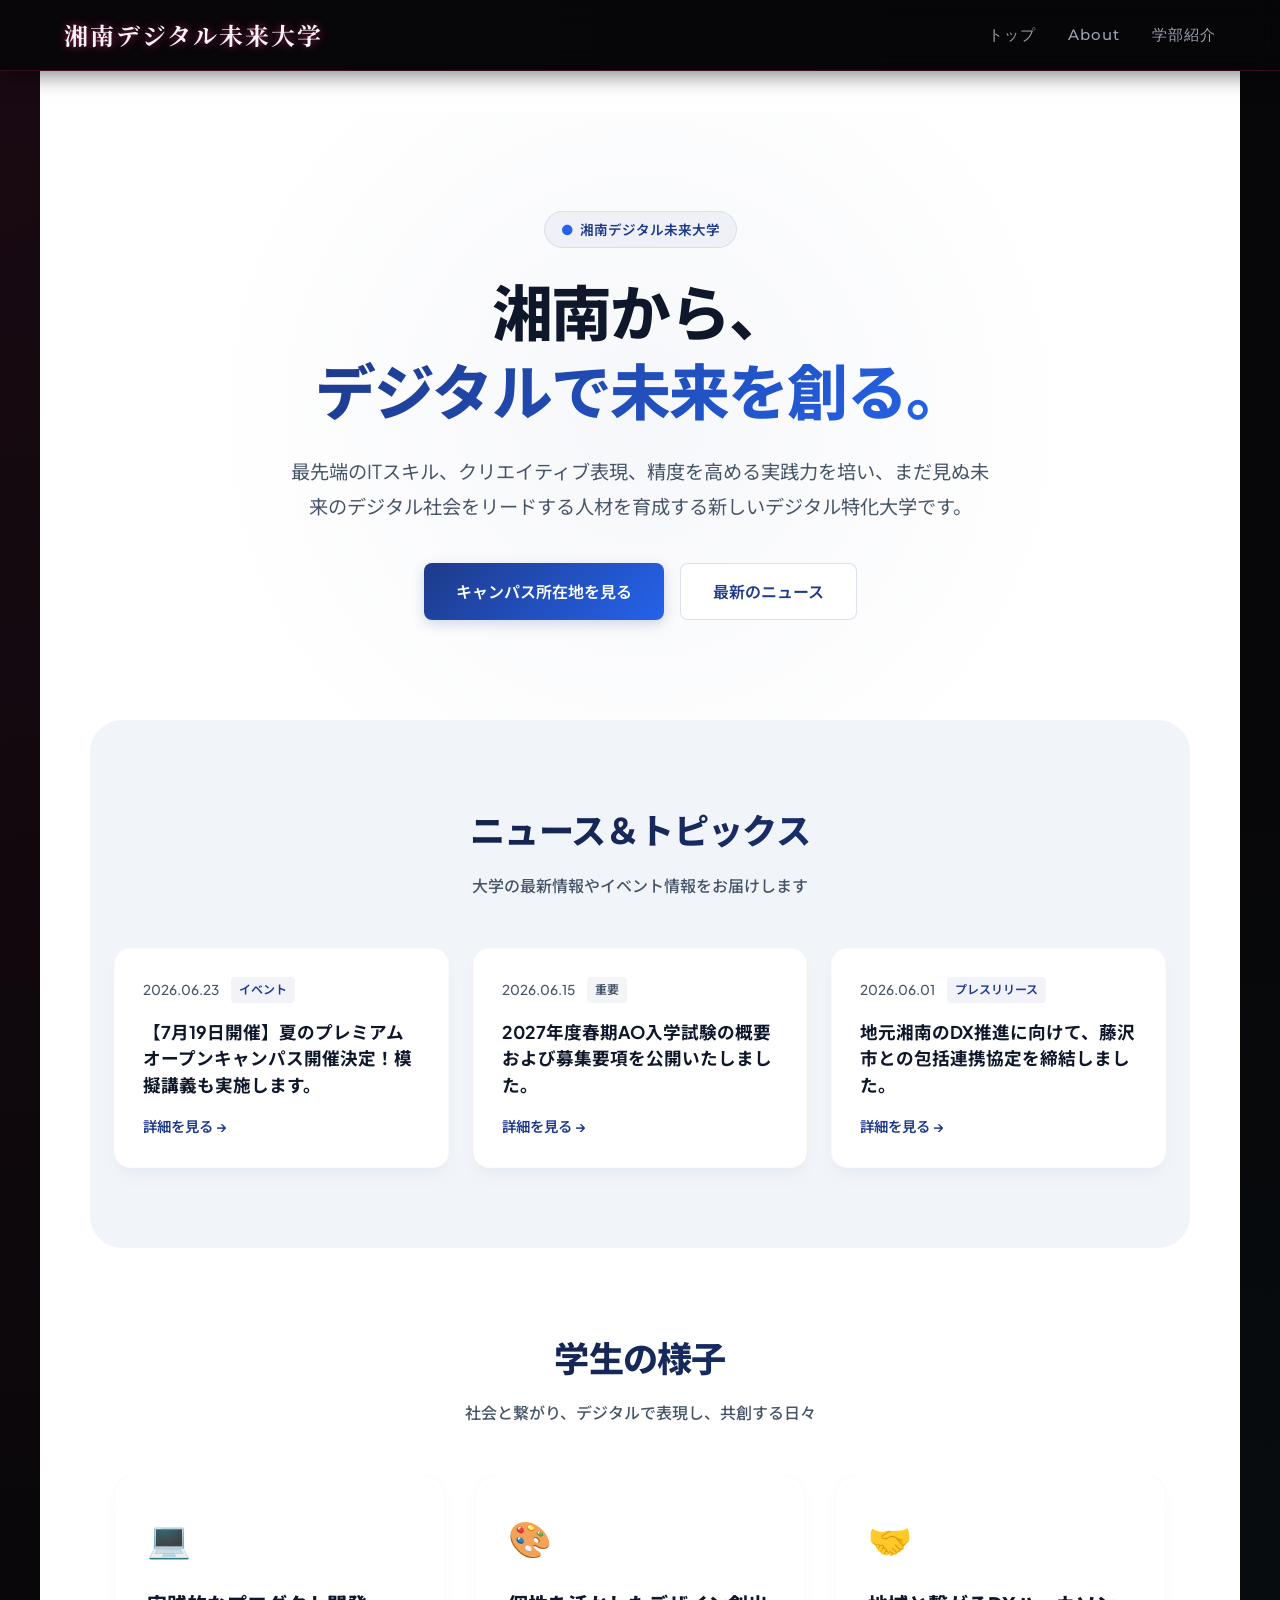
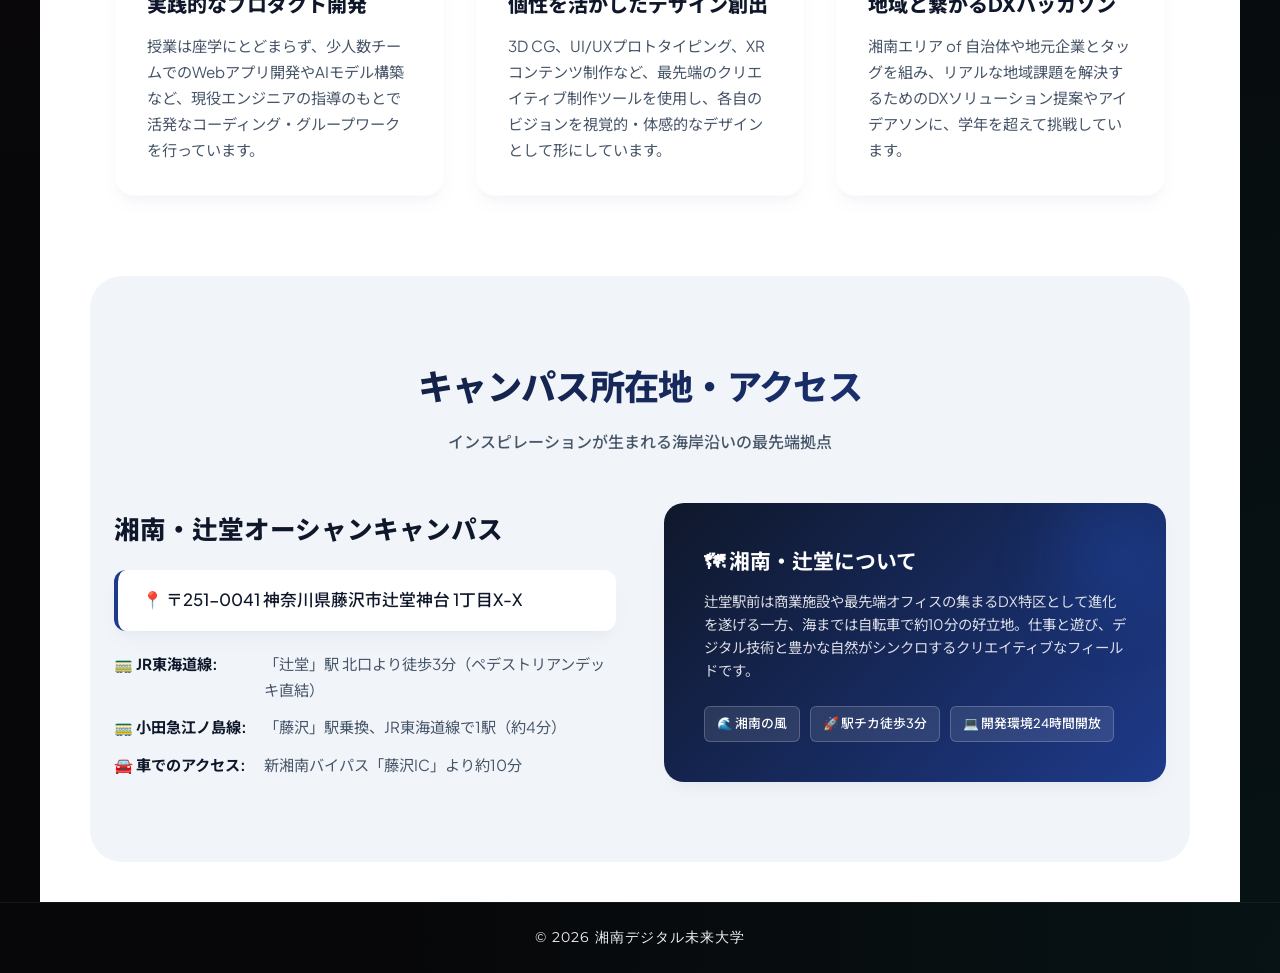
<file: index.html>
<!DOCTYPE html>
<html lang="ja">

<head>
  <meta charset="UTF-8">
  <meta name="viewport" content="width=device-width, initial-scale=1.0">
  <title>湘南デジタル未来大学</title>
  <!-- 共通スタイル（ヘッダー・ナビ・フッター） -->
  <link rel="stylesheet" href="css/common.css">
</head>

<body>

  <!-- ===== ヘッダー（common.css で管理） ===== -->
  <header class="site-header">
    <nav class="site-nav">
      <a href="index.html" class="nav-logo">湘南デジタル未来大学</a>
      <ul class="nav-links">
        <li><a href="index.html">トップ</a></li>
        <li><a href="page1/index.html">About</a></li>
        <li><a href="page2/index.html">学部紹介</a></li>
      </ul>
    </nav>
  </header>

  <!-- ===== メインコンテンツ ===== -->
  <main class="sdx-wrapper">
    <style>
      /* Google Fonts */
      @import url('https://fonts.googleapis.com/css2?family=Noto+Sans+JP:wght@300;400;500;700&family=Plus+Jakarta+Sans:wght@400;500;600;700;800&display=swap');

      /* Scoped styling under .sdx-wrapper */
      .sdx-wrapper {
        --sdx-font-sans: 'Plus Jakarta Sans', 'Noto Sans JP', sans-serif;
        --sdx-clr-primary: #1e3a8a; /* Calm Navy Blue */
        --sdx-clr-primary-rgb: 30, 58, 138;
        --sdx-clr-secondary: #2563eb; /* Royal Blue */
        --sdx-clr-accent: #475569; /* Slate Gray */
        --sdx-clr-text-main: #0f172a; /* Dark Slate Navy */
        --sdx-clr-text-muted: #475569;
        --sdx-clr-bg-light: #f1f5f9; /* Soft Slate Light */
        --sdx-clr-white: #ffffff;
        --sdx-card-shadow: 0 10px 25px -5px rgba(30, 58, 138, 0.04), 0 8px 10px -6px rgba(30, 58, 138, 0.04);
        --sdx-card-shadow-hover: 0 20px 25px -5px rgba(30, 58, 138, 0.1), 0 10px 10px -6px rgba(30, 58, 138, 0.1);
        --sdx-transition-smooth: all 0.3s cubic-bezier(0.4, 0, 0.2, 1);
        
        font-family: var(--sdx-font-sans);
        color: var(--sdx-clr-text-main);
        background-color: var(--sdx-clr-white);
        line-height: 1.7;
      }

      .sdx-wrapper section {
        padding: 80px 24px;
        max-width: 1100px;
        margin: 0 auto;
        box-sizing: border-box;
      }

      .sdx-section-title {
        font-size: 2.2rem;
        font-weight: 800;
        text-align: center;
        margin-bottom: 12px;
        letter-spacing: -0.02em;
        background: linear-gradient(135deg, #0f172a 0%, #1e3a8a 100%);
        -webkit-background-clip: text;
        -webkit-text-fill-color: transparent;
      }

      .sdx-section-subtitle {
        text-align: center;
        color: var(--sdx-clr-text-muted);
        font-size: 1rem;
        margin-bottom: 48px;
        font-weight: 500;
      }

      /* Hero Section (Catchphrase) */
      .sdx-hero {
        text-align: center;
        padding-top: 100px !important;
        padding-bottom: 100px !important;
        position: relative;
        overflow: hidden;
        background: radial-gradient(circle at 50% 50%, rgba(30, 58, 138, 0.04) 0%, rgba(255, 255, 255, 0) 70%);
      }

      .sdx-hero-badge {
        display: inline-flex;
        align-items: center;
        gap: 6px;
        background: rgba(30, 58, 138, 0.05);
        color: var(--sdx-clr-primary);
        padding: 6px 16px;
        border-radius: 100px;
        font-size: 0.85rem;
        font-weight: 600;
        margin-bottom: 24px;
        border: 1px solid rgba(30, 58, 138, 0.1);
      }

      .sdx-badge-pulse {
        display: inline-block;
        color: var(--sdx-clr-secondary);
        animation: sdx-pulse 2s infinite;
      }

      @keyframes sdx-pulse {
        0% { transform: scale(0.95); opacity: 0.5; }
        50% { transform: scale(1.2); opacity: 1; }
        100% { transform: scale(0.95); opacity: 0.5; }
      }

      .sdx-hero-title {
        font-size: 3.8rem;
        font-weight: 800;
        line-height: 1.3;
        margin-bottom: 24px;
        letter-spacing: -0.03em;
        color: #0f172a;
      }

      .sdx-hero-title span {
        background: linear-gradient(135deg, #1e3a8a 0%, #2563eb 100%);
        -webkit-background-clip: text;
        -webkit-text-fill-color: transparent;
      }

      .sdx-hero-desc {
        font-size: 1.2rem;
        color: var(--sdx-clr-text-muted);
        margin: 0 auto 40px auto;
        max-width: 700px;
        line-height: 1.8;
      }

      .sdx-hero-btns {
        display: flex;
        justify-content: center;
        gap: 16px;
      }

      .sdx-btn {
        display: inline-flex;
        align-items: center;
        justify-content: center;
        padding: 14px 32px;
        border-radius: 8px;
        font-weight: 600;
        font-size: 1rem;
        text-decoration: none;
        transition: var(--sdx-transition-smooth);
        cursor: pointer;
      }

      .sdx-btn-primary {
        background: linear-gradient(135deg, #1e3a8a 0%, #2563eb 100%);
        color: var(--sdx-clr-white);
        box-shadow: 0 4px 14px rgba(30, 58, 138, 0.2);
      }

      .sdx-btn-primary:hover {
        transform: translateY(-2px);
        box-shadow: 0 8px 20px rgba(30, 58, 138, 0.3);
      }

      .sdx-btn-secondary {
        background: var(--sdx-clr-white);
        color: var(--sdx-clr-primary);
        border: 1px solid rgba(30, 58, 138, 0.15);
      }

      .sdx-btn-secondary:hover {
        background: var(--sdx-clr-bg-light);
        border-color: var(--sdx-clr-primary);
        transform: translateY(-2px);
      }

      /* News Section */
      .sdx-news-section {
        background-color: var(--sdx-clr-bg-light);
        border-radius: 32px;
        margin-top: 20px;
        margin-bottom: 20px;
      }

      .sdx-news-grid {
        display: grid;
        grid-template-columns: repeat(3, 1fr);
        gap: 24px;
      }

      .sdx-news-card {
        background: var(--sdx-clr-white);
        border-radius: 16px;
        padding: 28px;
        box-shadow: var(--sdx-card-shadow);
        transition: var(--sdx-transition-smooth);
        border: 1px solid rgba(30, 58, 138, 0.02);
        display: flex;
        flex-direction: column;
        text-decoration: none;
        color: inherit;
      }

      .sdx-news-card:hover {
        transform: translateY(-5px);
        box-shadow: var(--sdx-card-shadow-hover);
        border-color: rgba(30, 58, 138, 0.15);
      }

      .sdx-news-meta {
        display: flex;
        align-items: center;
        gap: 12px;
        margin-bottom: 16px;
      }

      .sdx-news-date {
        font-size: 0.85rem;
        color: var(--sdx-clr-text-muted);
        font-weight: 500;
      }

      .sdx-news-tag {
        font-size: 0.75rem;
        padding: 3px 8px;
        border-radius: 4px;
        font-weight: 600;
      }

      .sdx-tag-event {
        background: rgba(30, 58, 138, 0.06);
        color: var(--sdx-clr-primary);
      }

      .sdx-tag-info {
        background: rgba(71, 85, 105, 0.06);
        color: var(--sdx-clr-accent);
      }

      .sdx-news-title {
        font-size: 1.1rem;
        font-weight: 700;
        line-height: 1.5;
        margin-bottom: 16px;
        color: #0f172a;
      }

      .sdx-news-more {
        margin-top: auto;
        font-size: 0.9rem;
        font-weight: 600;
        color: var(--sdx-clr-primary);
        display: flex;
        align-items: center;
        gap: 4px;
        transition: var(--sdx-transition-smooth);
      }

      .sdx-news-card:hover .sdx-news-more {
        gap: 8px;
      }

      /* Student Life Section (学生の様子) */
      .sdx-student-grid {
        display: grid;
        grid-template-columns: repeat(3, 1fr);
        gap: 30px;
        margin-top: 20px;
      }

      .sdx-student-card {
        background: var(--sdx-clr-white);
        border-radius: 20px;
        padding: 32px;
        box-shadow: var(--sdx-card-shadow);
        border: 1px solid rgba(30, 58, 138, 0.02);
        transition: var(--sdx-transition-smooth);
      }

      .sdx-student-card:hover {
        transform: translateY(-5px);
        box-shadow: var(--sdx-card-shadow-hover);
        border-color: rgba(30, 58, 138, 0.15);
      }

      .sdx-student-icon {
        font-size: 2.2rem;
        margin-bottom: 20px;
        display: inline-block;
      }

      .sdx-student-card-title {
        font-size: 1.25rem;
        font-weight: 800;
        margin-bottom: 12px;
        color: #0f172a;
      }

      .sdx-student-card-desc {
        font-size: 0.95rem;
        color: var(--sdx-clr-text-muted);
      }

      /* Location Section (キャンパス所在地) */
      .sdx-location-section {
        background-color: var(--sdx-clr-bg-light);
        border-radius: 32px;
        margin-bottom: 80px;
      }

      .sdx-location-container {
        display: grid;
        grid-template-columns: 1fr 1fr;
        gap: 48px;
        align-items: center;
      }

      .sdx-location-info {
        display: flex;
        flex-direction: column;
        gap: 20px;
      }

      .sdx-location-title-sub {
        font-size: 1.6rem;
        font-weight: 800;
        color: #0f172a;
      }

      .sdx-location-address {
        font-size: 1.05rem;
        color: var(--sdx-clr-text-main);
        font-weight: 500;
        background: var(--sdx-clr-white);
        padding: 16px 24px;
        border-radius: 12px;
        box-shadow: var(--sdx-card-shadow);
        border-left: 4px solid var(--sdx-clr-primary);
      }

      .sdx-location-access-list {
        display: flex;
        flex-direction: column;
        gap: 12px;
      }

      .sdx-location-access-item {
        display: flex;
        align-items: flex-start;
        gap: 10px;
        font-size: 0.95rem;
        color: var(--sdx-clr-text-muted);
      }

      .sdx-location-access-item strong {
        color: #0f172a;
        min-width: 140px;
      }

      /* Styled CSS Map Placeholder */
      .sdx-location-visual {
        background: linear-gradient(135deg, #0f172a 0%, #1e3a8a 100%);
        border-radius: 20px;
        padding: 40px;
        color: var(--sdx-clr-white);
        box-shadow: var(--sdx-card-shadow);
        position: relative;
        overflow: hidden;
      }

      .sdx-location-visual::before {
        content: '';
        position: absolute;
        width: 200px;
        height: 200px;
        background: radial-gradient(circle, rgba(37, 99, 235, 0.2) 0%, rgba(0, 0, 0, 0) 70%);
        top: -50px;
        right: -50px;
        filter: blur(20px);
      }

      .sdx-map-heading {
        font-size: 1.3rem;
        font-weight: 700;
        margin-bottom: 12px;
        display: flex;
        align-items: center;
        gap: 8px;
      }

      .sdx-map-desc {
        font-size: 0.9rem;
        opacity: 0.85;
        line-height: 1.6;
        margin-bottom: 24px;
      }

      .sdx-map-badge-grid {
        display: flex;
        flex-wrap: wrap;
        gap: 10px;
      }

      .sdx-map-badge {
        background: rgba(255, 255, 255, 0.1);
        border: 1px solid rgba(255, 255, 255, 0.2);
        padding: 6px 12px;
        border-radius: 6px;
        font-size: 0.8rem;
        font-weight: 500;
        display: inline-flex;
        align-items: center;
        gap: 6px;
      }

      /* Responsive Design */
      @media (max-width: 968px) {
        .sdx-hero-title {
          font-size: 2.8rem;
        }

        .sdx-news-grid,
        .sdx-student-grid,
        .sdx-location-container {
          grid-template-columns: 1fr;
          gap: 24px;
        }

        .sdx-location-container {
          gap: 36px;
        }
      }
    </style>

    <!-- Hero Section (Catchphrase) -->
    <section class="sdx-hero" id="sdx-hero-section">
      <div class="sdx-hero-content">
        <div class="sdx-hero-badge">
          <span class="sdx-badge-pulse">●</span> 湘南デジタル未来大学
        </div>
        <h1 class="sdx-hero-title">
          湘南から、<br>
          <span>デジタルで未来を創る。</span>
        </h1>
        <p class="sdx-hero-desc">
          最先端のITスキル、クリエイティブ表現、精度を高める実践力を培い、まだ見ぬ未来のデジタル社会をリードする人材を育成する新しいデジタル特化大学です。
        </p>
        <div class="sdx-hero-btns">
          <a href="#sdx-location" class="sdx-btn sdx-btn-primary" id="btn-hero-brochure">キャンパス所在地を見る</a>
          <a href="#sdx-news" class="sdx-btn sdx-btn-secondary" id="btn-hero-more">最新のニュース</a>
        </div>
      </div>
    </section>

    <!-- News Section -->
    <section class="sdx-news-section" id="sdx-news">
      <h2 class="sdx-section-title">ニュース＆トピックス</h2>
      <p class="sdx-section-subtitle">大学の最新情報やイベント情報をお届けします</p>
      <div class="sdx-news-grid">
        <a href="news/news1.html" class="sdx-news-card" id="news-item-1">
          <div class="sdx-news-meta">
            <span class="sdx-news-date">2026.06.23</span>
            <span class="sdx-news-tag sdx-tag-event">イベント</span>
          </div>
          <h3 class="sdx-news-title">【7月19日開催】夏のプレミアムオープンキャンパス開催決定！模擬講義も実施します。</h3>
          <span class="sdx-news-more">詳細を見る →</span>
        </a>
        <a href="news/news2.html" class="sdx-news-card" id="news-item-2">
          <div class="sdx-news-meta">
            <span class="sdx-news-date">2026.06.15</span>
            <span class="sdx-news-tag sdx-tag-info">重要</span>
          </div>
          <h3 class="sdx-news-title">2027年度春期AO入学試験の概要および募集要項を公開いたしました。</h3>
          <span class="sdx-news-more">詳細を見る →</span>
        </a>
        <a href="news/news3.html" class="sdx-news-card" id="news-item-3">
          <div class="sdx-news-meta">
            <span class="sdx-news-date">2026.06.01</span>
            <span class="sdx-news-tag sdx-tag-event">プレスリリース</span>
          </div>
          <h3 class="sdx-news-title">地元湘南のDX推進に向けて、藤沢市との包括連携協定を締結しました。</h3>
          <span class="sdx-news-more">詳細を見る →</span>
        </a>
      </div>
    </section>

    <!-- Student Life Section (学生の様子) -->
    <section id="sdx-students">
      <h2 class="sdx-section-title">学生の様子</h2>
      <p class="sdx-section-subtitle">社会と繋がり、デジタルで表現し、共創する日々</p>
      <div class="sdx-student-grid">
        <!-- Card 1 -->
        <div class="sdx-student-card" id="student-card-1">
          <span class="sdx-student-icon">💻</span>
          <h3 class="sdx-student-card-title">実践的なプロダクト開発</h3>
          <p class="sdx-student-card-desc">
            授業は座学にとどまらず、少人数チームでのWebアプリ開発やAIモデル構築など、現役エンジニアの指導のもとで活発なコーディング・グループワークを行っています。
          </p>
        </div>
        <!-- Card 2 -->
        <div class="sdx-student-card" id="student-card-2">
          <span class="sdx-student-icon">🎨</span>
          <h3 class="sdx-student-card-title">個性を活かしたデザイン創出</h3>
          <p class="sdx-student-card-desc">
            3D CG、UI/UXプロトタイピング、XRコンテンツ制作など、最先端のクリエイティブ制作ツールを使用し、各自のビジョンを視覚的・体感的なデザインとして形にしています。
          </p>
        </div>
        <!-- Card 3 -->
        <div class="sdx-student-card" id="student-card-3">
          <span class="sdx-student-icon">🤝</span>
          <h3 class="sdx-student-card-title">地域と繋がるDXハッカソン</h3>
          <p class="sdx-student-card-desc">
            湘南エリア of 自治体や地元企業とタッグを組み、リアルな地域課題を解決するためのDXソリューション提案やアイデアソンに、学年を超えて挑戦しています。
          </p>
        </div>
      </div>
    </section>

    <!-- Location Section (キャンパス所在地) -->
    <section class="sdx-location-section" id="sdx-location">
      <h2 class="sdx-section-title">キャンパス所在地・アクセス</h2>
      <p class="sdx-section-subtitle">インスピレーションが生まれる海岸沿いの最先端拠点</p>
      <div class="sdx-location-container">
        <div class="sdx-location-info">
          <h3 class="sdx-location-title-sub">湘南・辻堂オーシャンキャンパス</h3>
          <div class="sdx-location-address">
            📍 〒251-0041 神奈川県藤沢市辻堂神台 1丁目X-X
          </div>
          <div class="sdx-location-access-list">
            <div class="sdx-location-access-item">
              <strong>🚃 JR東海道線:</strong>
              <span>「辻堂」駅 北口より徒歩3分（ペデストリアンデッキ直結）</span>
            </div>
            <div class="sdx-location-access-item">
              <strong>🚃 小田急江ノ島線:</strong>
              <span>「藤沢」駅乗換、JR東海道線で1駅（約4分）</span>
            </div>
            <div class="sdx-location-access-item">
              <strong>🚘 車でのアクセス:</strong>
              <span>新湘南バイパス「藤沢IC」より約10分</span>
            </div>
          </div>
        </div>
        <div class="sdx-location-visual">
          <div class="sdx-map-heading">🗺 湘南・辻堂について</div>
          <p class="sdx-map-desc">
            辻堂駅前は商業施設や最先端オフィスの集まるDX特区として進化を遂げる一方、海までは自転車で約10分の好立地。仕事と遊び、デジタル技術と豊かな自然がシンクロするクリエイティブなフィールドです。
          </p>
          <div class="sdx-map-badge-grid">
            <span class="sdx-map-badge">🌊 湘南の風</span>
            <span class="sdx-map-badge">🚀 駅チカ徒歩3分</span>
            <span class="sdx-map-badge">💻 開発環境24時間開放</span>
          </div>
        </div>
      </div>
    </section>
  </main>

  <!-- ===== フッター（common.css で管理） ===== -->
  <footer class="site-footer">
    <p>&copy; 2026 湘南デジタル未来大学</p>
  </footer>

</body>

</html>
</file>
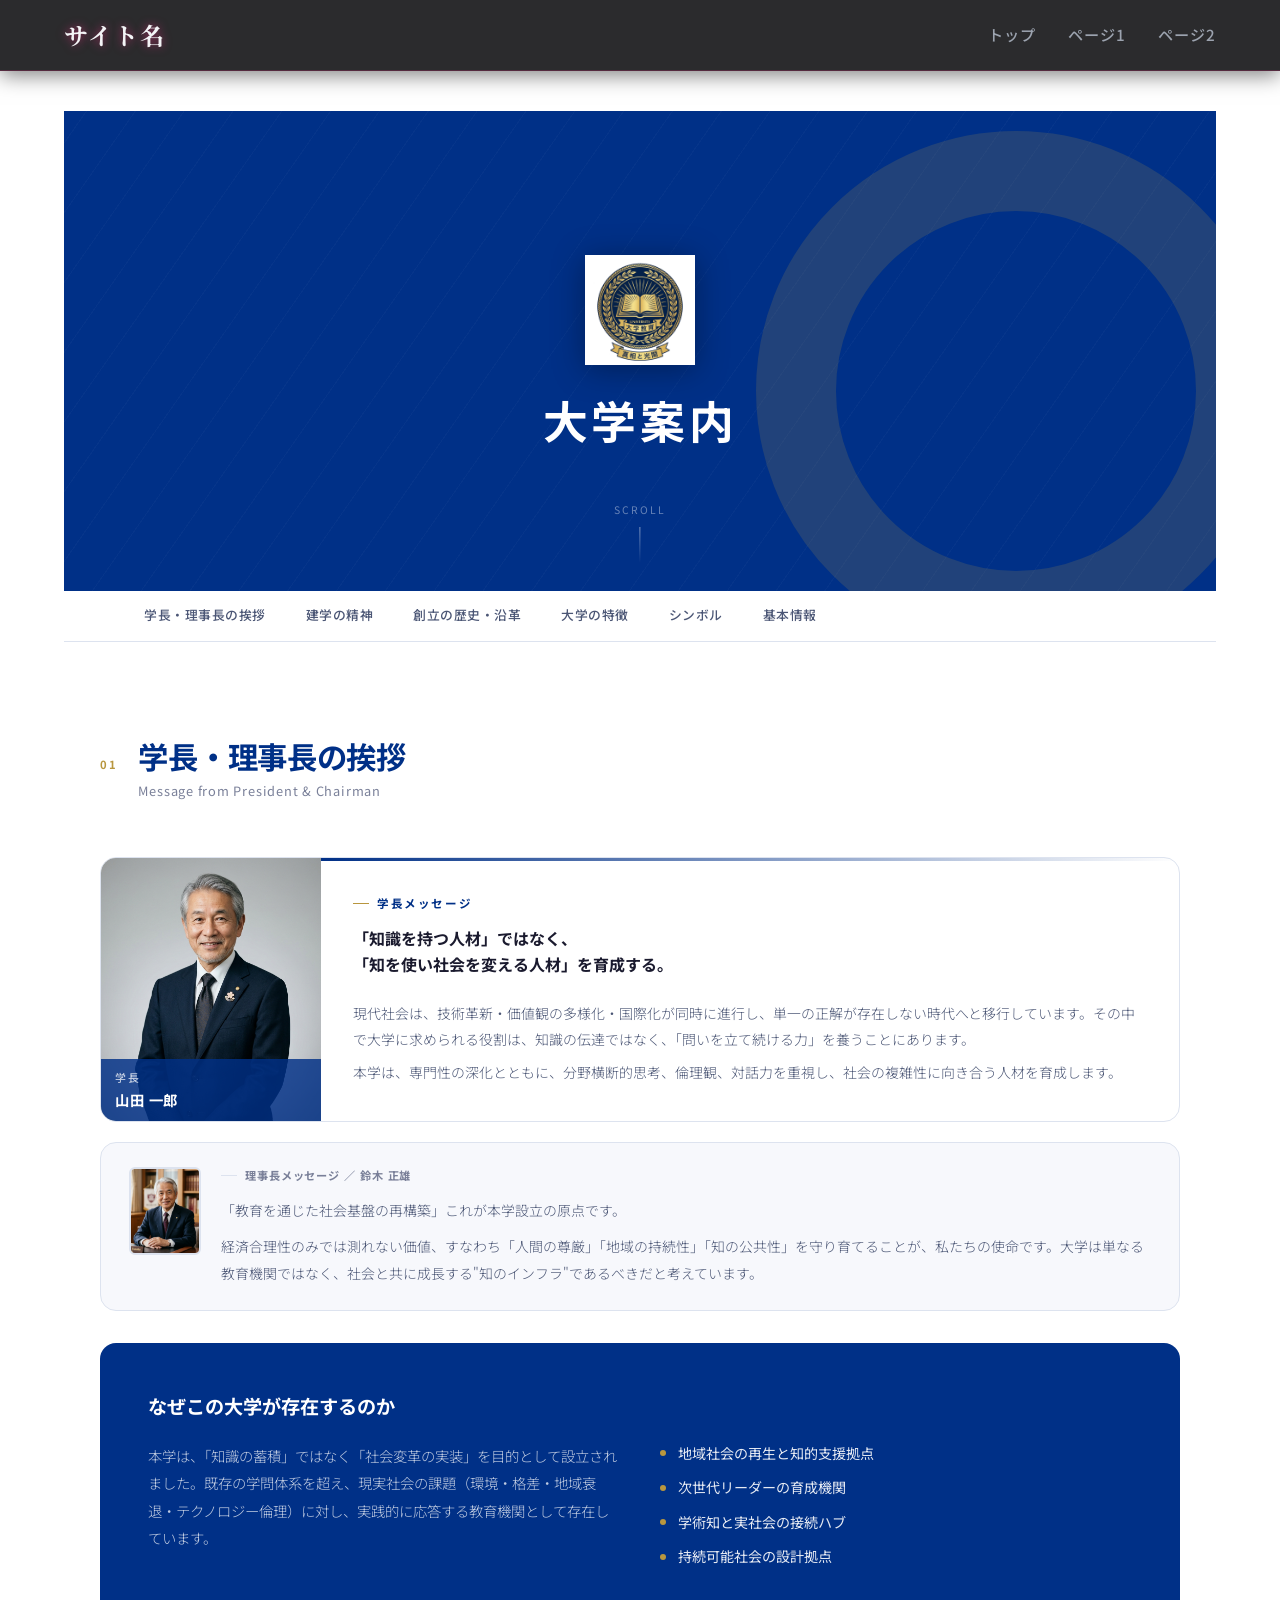
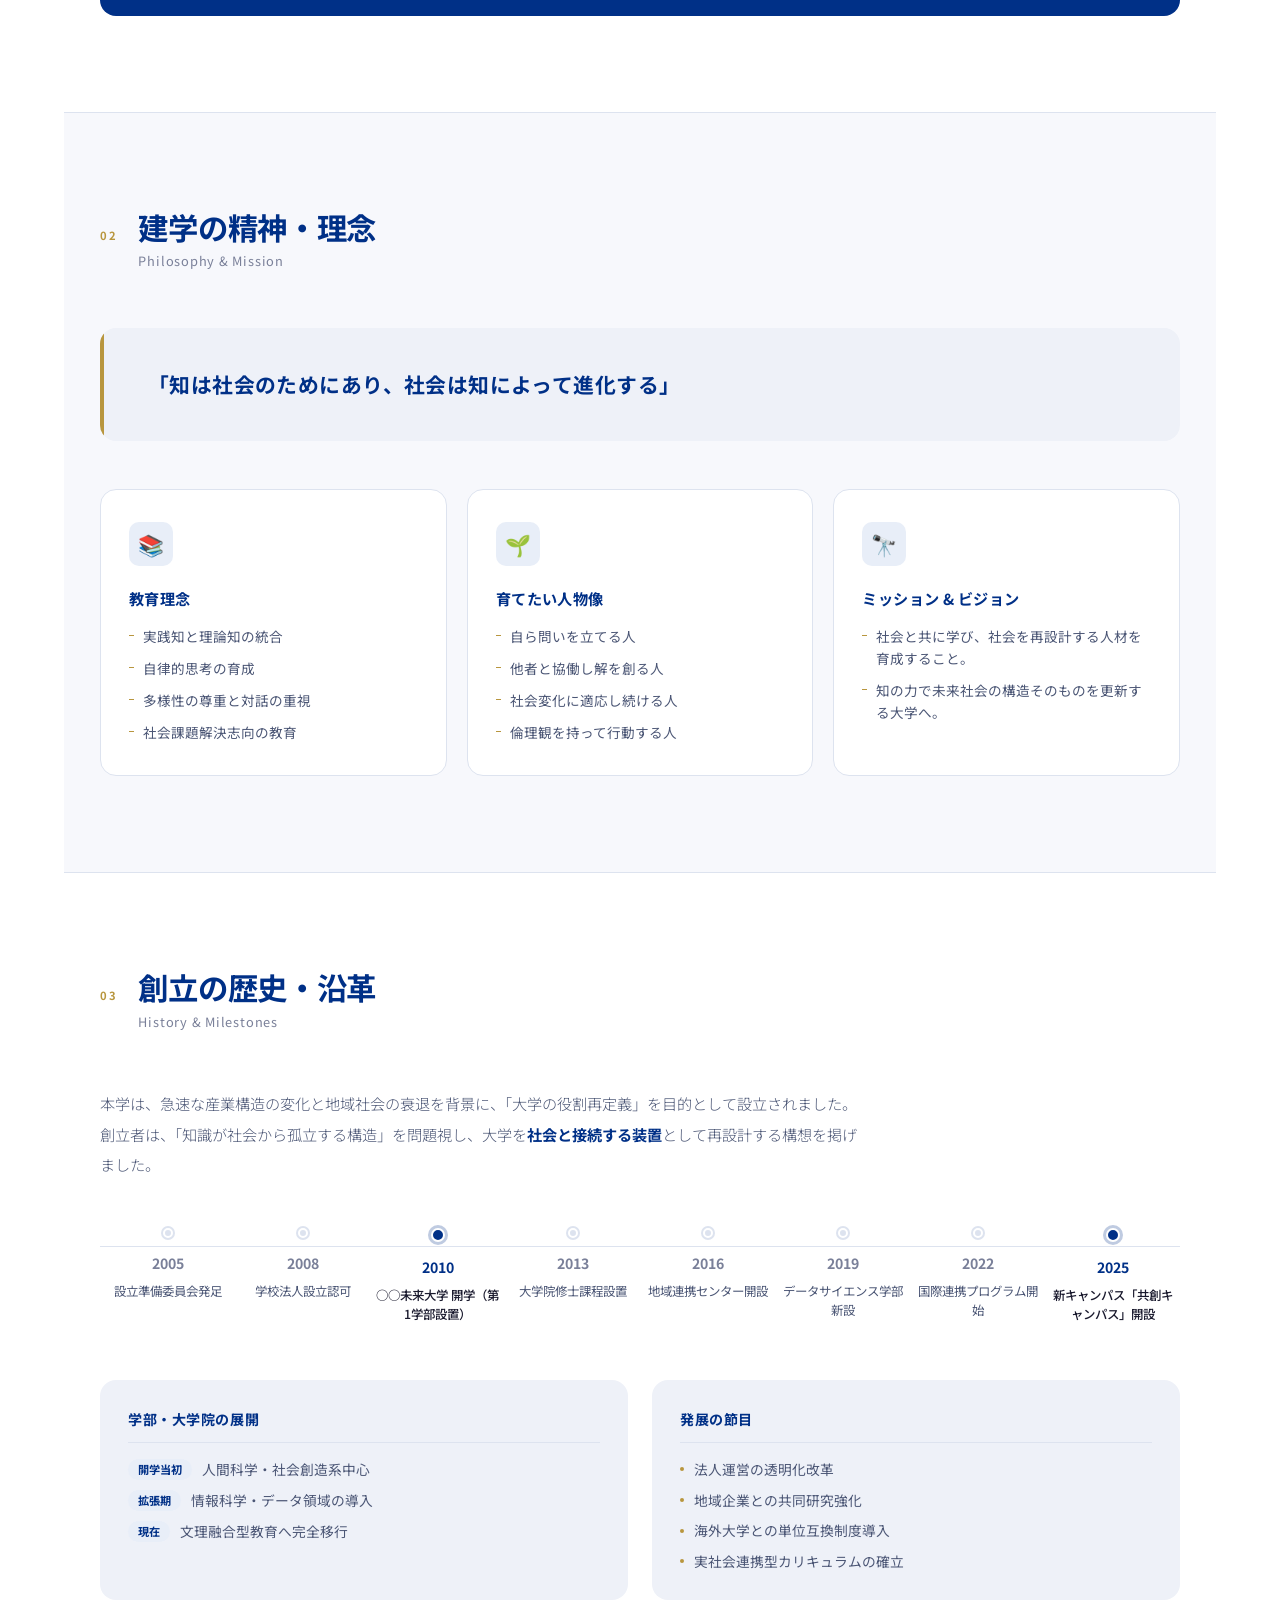
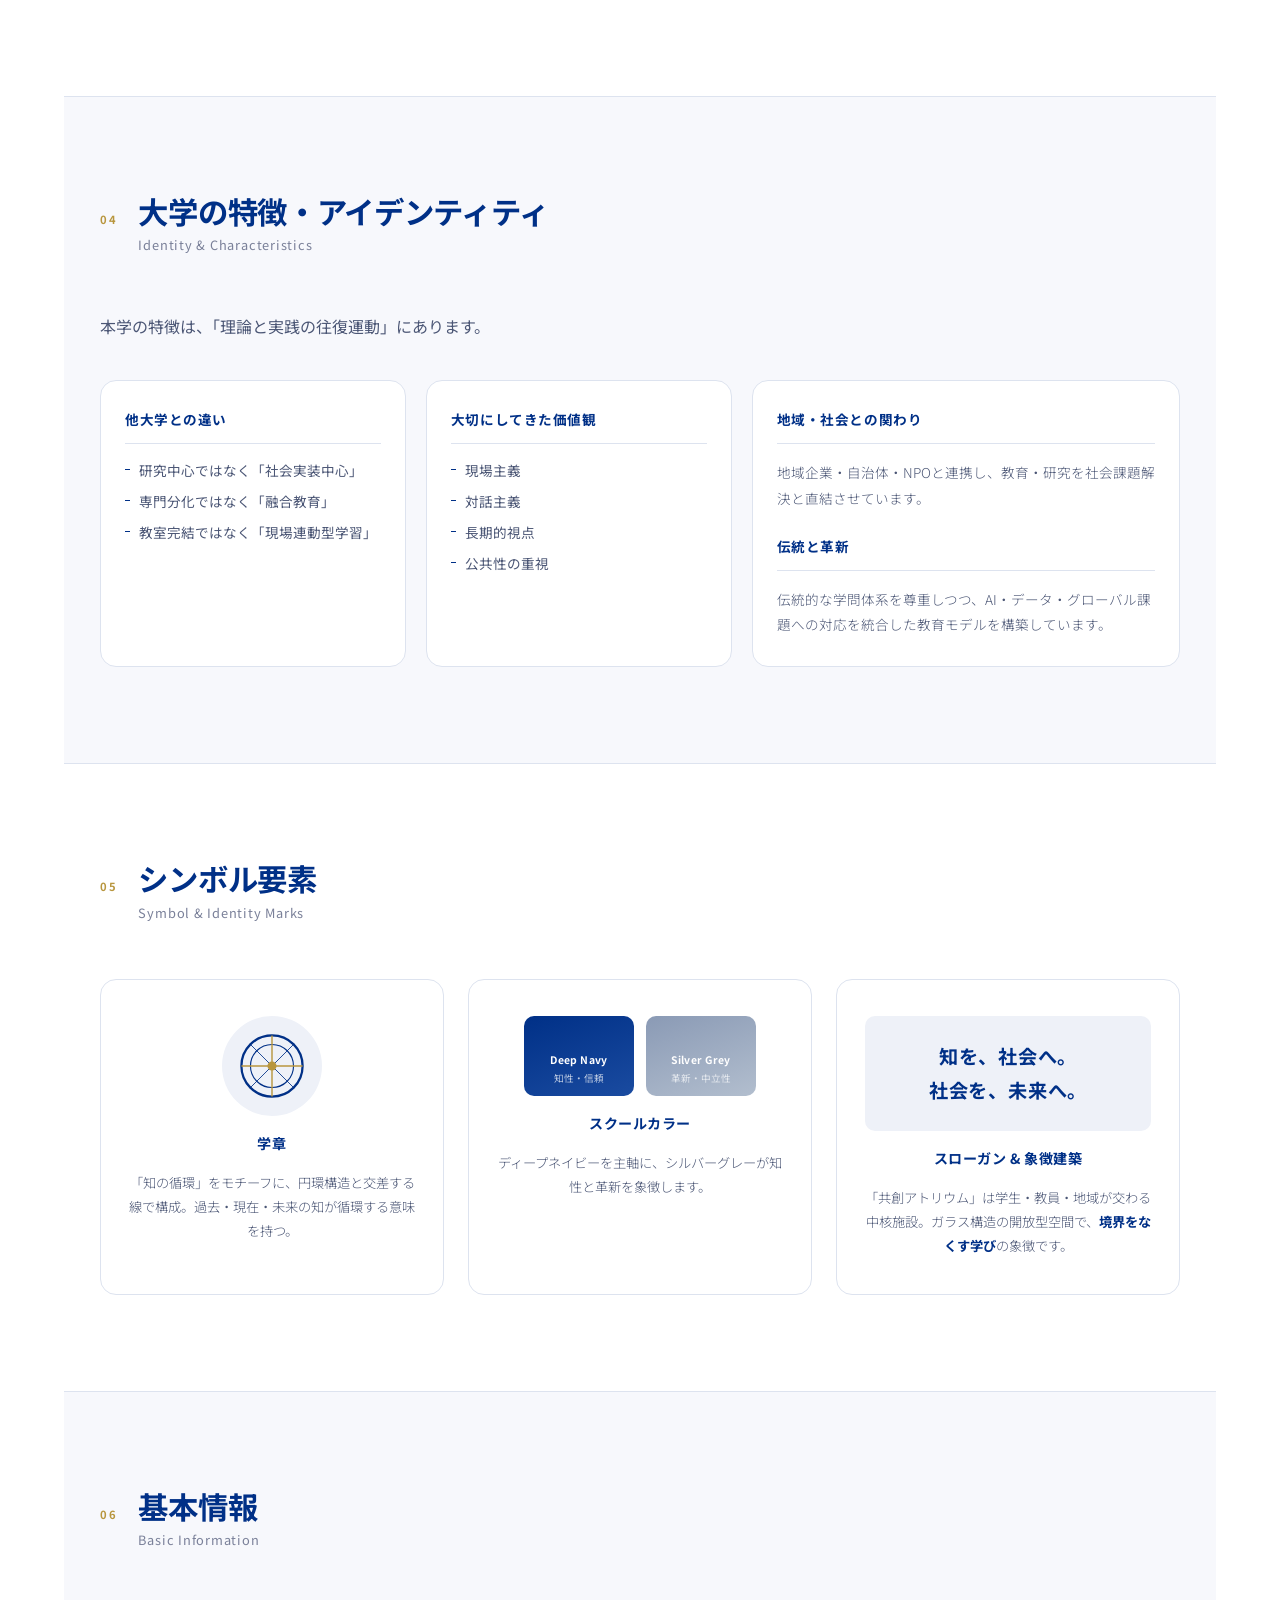
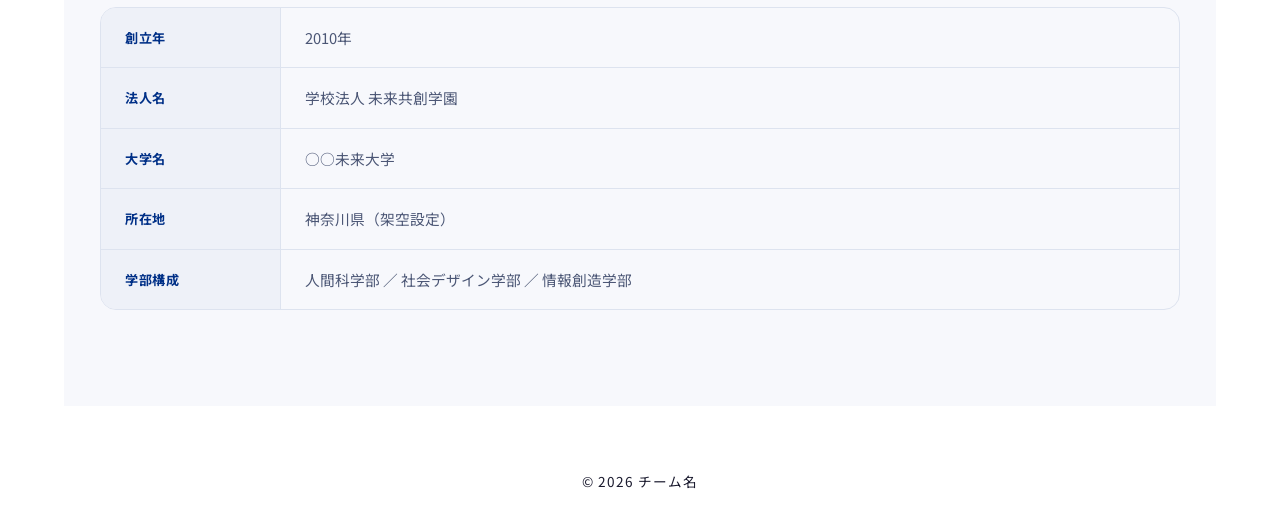
<file: about/index.html>
<!DOCTYPE html>
<html lang="ja">
<head>
  <meta charset="UTF-8">
  <meta name="viewport" content="width=device-width, initial-scale=1.0">
  <!-- ページタイトルを変更してください（例：メニュー | カフェ名） -->
  <title>学校案内 | ○○未来大学</title>
  <!-- 共通スタイル（ヘッダー・ナビ・フッター） -->
  <link rel="stylesheet" href="../css/common.css">
  <!-- このページ専用スタイル（style.css に自由に書いてください） -->
  <link rel="stylesheet" href="style.css">
</head>
<body>

  <!-- ===== ヘッダー（common.css で管理） ===== -->
  <header class="site-header">
    <nav class="site-nav">
      <a href="../index.html" class="nav-logo">サイト名</a>
      <ul class="nav-links">
        <li><a href="../index.html">トップ</a></li>
        <li><a href="index.html">ページ1</a></li>
        <li><a href="../page2/index.html">ページ2</a></li>
      </ul>
    </nav>
  </header>

  <!-- ===== メインコンテンツ ===== -->
  <main class="about-main">

    <!-- ヒーロー -->
    <section class="about-hero">
      <div class="hero-inner">
        <img src="crest.png" alt="○○未来大学 校章" class="hero-crest">
        <h1 class="hero-title">大学案内</h1>
      </div>
      <div class="hero-scroll-indicator">SCROLL<span></span></div>
    </section>

    <!-- ページ内ナビ -->
    <nav class="page-anchors" aria-label="ページ内メニュー">
      <div class="page-anchors-inner">
        <a href="#greetings">学長・理事長の挨拶</a>
        <a href="#philosophy">建学の精神</a>
        <a href="#history">創立の歴史・沿革</a>
        <a href="#identity">大学の特徴</a>
        <a href="#symbol">シンボル</a>
        <a href="#basic-info">基本情報</a>
      </div>
    </nav>

    <!-- ① 学長・理事長の挨拶 -->
    <section class="about-section" id="greetings">
      <div class="section-inner">
        <div class="sec-head">
          <span class="sec-num">01</span>
          <div class="sec-title-group">
            <h2 class="section-title">学長・理事長の挨拶</h2>
            <p class="sec-subtitle">Message from President &amp; Chairman</p>
          </div>
        </div>

        <!-- 学長メッセージ（大カード） -->
        <article class="message-card message-card--president">
          <div class="message-card-photo-wrap">
            <img src="president.png" alt="学長 近影" class="message-photo">
            <div class="message-photo-caption">
              <span class="message-name-role">学長</span>
              <span class="message-name">山田 一郎</span>
            </div>
          </div>
          <div class="message-card-body">
            <div class="message-role">学長メッセージ</div>
            <blockquote class="message-quote">「知識を持つ人材」ではなく、<br>「知を使い社会を変える人材」を育成する。</blockquote>
            <p>現代社会は、技術革新・価値観の多様化・国際化が同時に進行し、単一の正解が存在しない時代へと移行しています。その中で大学に求められる役割は、知識の伝達ではなく、「問いを立て続ける力」を養うことにあります。</p>
            <p>本学は、専門性の深化とともに、分野横断的思考、倫理観、対話力を重視し、社会の複雑性に向き合う人材を育成します。</p>
          </div>
        </article>

        <!-- 理事長メッセージ（小カード） -->
        <article class="message-card message-card--chairman">
          <div class="message-card-chairman-inner">
            <img src="chairman.png" alt="理事長 近影" class="message-photo-sm">
            <div>
              <div class="message-role message-role--sm">理事長メッセージ ／ 鈴木 正雄</div>
              <p class="message-quote-sm">「教育を通じた社会基盤の再構築」これが本学設立の原点です。</p>
              <p>経済合理性のみでは測れない価値、すなわち「人間の尊厳」「地域の持続性」「知の公共性」を守り育てることが、私たちの使命です。大学は単なる教育機関ではなく、社会と共に成長する"知のインフラ"であるべきだと考えています。</p>
            </div>
          </div>
        </article>


        <div class="existence-box">
          <h3>なぜこの大学が存在するのか</h3>
          <p>本学は、「知識の蓄積」ではなく「社会変革の実装」を目的として設立されました。既存の学問体系を超え、現実社会の課題（環境・格差・地域衰退・テクノロジー倫理）に対し、実践的に応答する教育機関として存在しています。</p>
          <ul class="role-list">
            <li>地域社会の再生と知的支援拠点</li>
            <li>次世代リーダーの育成機関</li>
            <li>学術知と実社会の接続ハブ</li>
            <li>持続可能社会の設計拠点</li>
          </ul>
        </div>
      </div>
    </section>

    <!-- ② 建学の精神 -->
    <section class="about-section about-section--alt" id="philosophy">
      <div class="section-inner">
        <div class="sec-head">
          <span class="sec-num">02</span>
          <div class="sec-title-group">
            <h2 class="section-title">建学の精神・理念</h2>
            <p class="sec-subtitle">Philosophy &amp; Mission</p>
          </div>
        </div>

        <div class="spirit-banner">
          <p class="spirit-text">「知は社会のためにあり、社会は知によって進化する」</p>
        </div>

        <div class="philosophy-grid">
          <div class="philosophy-card">
            <div class="philosophy-icon">📚</div>
            <h3>教育理念</h3>
            <ul>
              <li>実践知と理論知の統合</li>
              <li>自律的思考の育成</li>
              <li>多様性の尊重と対話の重視</li>
              <li>社会課題解決志向の教育</li>
            </ul>
          </div>
          <div class="philosophy-card">
            <div class="philosophy-icon">🌱</div>
            <h3>育てたい人物像</h3>
            <ul>
              <li>自ら問いを立てる人</li>
              <li>他者と協働し解を創る人</li>
              <li>社会変化に適応し続ける人</li>
              <li>倫理観を持って行動する人</li>
            </ul>
          </div>
          <div class="philosophy-card">
            <div class="philosophy-icon">🔭</div>
            <h3>ミッション &amp; ビジョン</h3>
            <ul>
              <li>社会と共に学び、社会を再設計する人材を育成すること。</li>
              <li>知の力で未来社会の構造そのものを更新する大学へ。</li>
            </ul>
          </div>
        </div>
      </div>
    </section>

    <!-- ③ 創立の歴史・沿革 -->
    <section class="about-section" id="history">
      <div class="section-inner">
        <div class="sec-head">
          <span class="sec-num">03</span>
          <div class="sec-title-group">
            <h2 class="section-title">創立の歴史・沿革</h2>
            <p class="sec-subtitle">History &amp; Milestones</p>
          </div>
        </div>

        <div class="history-intro">
          <p>本学は、急速な産業構造の変化と地域社会の衰退を背景に、「大学の役割再定義」を目的として設立されました。創立者は、「知識が社会から孤立する構造」を問題視し、大学を<em>社会と接続する装置</em>として再設計する構想を掲げました。</p>
        </div>

        <div class="timeline">
          <div class="timeline-item">
            <div class="timeline-dot"></div>
            <div class="timeline-year">2005</div>
            <div class="timeline-content">設立準備委員会発足</div>
          </div>
          <div class="timeline-item">
            <div class="timeline-dot"></div>
            <div class="timeline-year">2008</div>
            <div class="timeline-content">学校法人設立認可</div>
          </div>
          <div class="timeline-item timeline-item--highlight">
            <div class="timeline-dot"></div>
            <div class="timeline-year">2010</div>
            <div class="timeline-content">○○未来大学 開学（第1学部設置）</div>
          </div>
          <div class="timeline-item">
            <div class="timeline-dot"></div>
            <div class="timeline-year">2013</div>
            <div class="timeline-content">大学院修士課程設置</div>
          </div>
          <div class="timeline-item">
            <div class="timeline-dot"></div>
            <div class="timeline-year">2016</div>
            <div class="timeline-content">地域連携センター開設</div>
          </div>
          <div class="timeline-item">
            <div class="timeline-dot"></div>
            <div class="timeline-year">2019</div>
            <div class="timeline-content">データサイエンス学部新設</div>
          </div>
          <div class="timeline-item">
            <div class="timeline-dot"></div>
            <div class="timeline-year">2022</div>
            <div class="timeline-content">国際連携プログラム開始</div>
          </div>
          <div class="timeline-item timeline-item--highlight">
            <div class="timeline-dot"></div>
            <div class="timeline-year">2025</div>
            <div class="timeline-content">新キャンパス「共創キャンパス」開設</div>
          </div>
        </div>

        <div class="development-grid">
          <div class="dev-card">
            <h3>学部・大学院の展開</h3>
            <ul>
              <li><span class="dev-phase">開学当初</span>人間科学・社会創造系中心</li>
              <li><span class="dev-phase">拡張期</span>情報科学・データ領域の導入</li>
              <li><span class="dev-phase">現在</span>文理融合型教育へ完全移行</li>
            </ul>
          </div>
          <div class="dev-card">
            <h3>発展の節目</h3>
            <ul>
              <li>法人運営の透明化改革</li>
              <li>地域企業との共同研究強化</li>
              <li>海外大学との単位互換制度導入</li>
              <li>実社会連携型カリキュラムの確立</li>
            </ul>
          </div>
        </div>
      </div>
    </section>

    <!-- ④ 大学の特徴 -->
    <section class="about-section about-section--alt" id="identity">
      <div class="section-inner">
        <div class="sec-head">
          <span class="sec-num">04</span>
          <div class="sec-title-group">
            <h2 class="section-title">大学の特徴・アイデンティティ</h2>
            <p class="sec-subtitle">Identity &amp; Characteristics</p>
          </div>
        </div>
        <p class="identity-lead">本学の特徴は、「理論と実践の往復運動」にあります。</p>

        <div class="identity-grid">
          <div class="identity-card">
            <h3>他大学との違い</h3>
            <ul>
              <li>研究中心ではなく「社会実装中心」</li>
              <li>専門分化ではなく「融合教育」</li>
              <li>教室完結ではなく「現場連動型学習」</li>
            </ul>
          </div>
          <div class="identity-card">
            <h3>大切にしてきた価値観</h3>
            <ul>
              <li>現場主義</li>
              <li>対話主義</li>
              <li>長期的視点</li>
              <li>公共性の重視</li>
            </ul>
          </div>
          <div class="identity-card identity-card--wide">
            <h3>地域・社会との関わり</h3>
            <p>地域企業・自治体・NPOと連携し、教育・研究を社会課題解決と直結させています。</p>
            <h3 class="mt">伝統と革新</h3>
            <p>伝統的な学問体系を尊重しつつ、AI・データ・グローバル課題への対応を統合した教育モデルを構築しています。</p>
          </div>
        </div>
      </div>
    </section>

    <!-- ⑤ シンボル -->
    <section class="about-section" id="symbol">
      <div class="section-inner">
        <div class="sec-head">
          <span class="sec-num">05</span>
          <div class="sec-title-group">
            <h2 class="section-title">シンボル要素</h2>
            <p class="sec-subtitle">Symbol &amp; Identity Marks</p>
          </div>
        </div>

        <div class="symbol-grid">
          <div class="symbol-card">
            <div class="symbol-logo-mark" aria-label="学章">
              <svg viewBox="0 0 120 120" xmlns="http://www.w3.org/2000/svg" aria-hidden="true">
                <circle cx="60" cy="60" r="54" fill="none" stroke="#003087" stroke-width="4"/>
                <circle cx="60" cy="60" r="38" fill="none" stroke="#003087" stroke-width="2"/>
                <line x1="60" y1="6" x2="60" y2="114" stroke="#b8963e" stroke-width="2.5"/>
                <line x1="6" y1="60" x2="114" y2="60" stroke="#b8963e" stroke-width="2.5"/>
                <line x1="21" y1="21" x2="99" y2="99" stroke="#003087" stroke-width="1.5"/>
                <line x1="99" y1="21" x2="21" y2="99" stroke="#003087" stroke-width="1.5"/>
                <circle cx="60" cy="60" r="8" fill="#b8963e"/>
              </svg>
            </div>
            <h3>学章</h3>
            <p>「知の循環」をモチーフに、円環構造と交差する線で構成。過去・現在・未来の知が循環する意味を持つ。</p>
          </div>

          <div class="symbol-card">
            <div class="color-swatches">
              <div class="swatch swatch--navy">
                <span>Deep Navy</span>
                <small>知性・信頼</small>
              </div>
              <div class="swatch swatch--silver">
                <span>Silver Grey</span>
                <small>革新・中立性</small>
              </div>
            </div>
            <h3>スクールカラー</h3>
            <p>ディープネイビーを主軸に、シルバーグレーが知性と革新を象徴します。</p>
          </div>

          <div class="symbol-card">
            <div class="slogan-display">知を、社会へ。<br>社会を、未来へ。</div>
            <h3>スローガン &amp; 象徴建築</h3>
            <p>「共創アトリウム」は学生・教員・地域が交わる中核施設。ガラス構造の開放型空間で、<em>境界をなくす学び</em>の象徴です。</p>
          </div>
        </div>
      </div>
    </section>

    <!-- ⑥ 基本情報 -->
    <section class="about-section about-section--alt" id="basic-info">
      <div class="section-inner">
        <div class="sec-head">
          <span class="sec-num">06</span>
          <div class="sec-title-group">
            <h2 class="section-title">基本情報</h2>
            <p class="sec-subtitle">Basic Information</p>
          </div>
        </div>

        <dl class="info-table">
          <div class="info-row">
            <dt>創立年</dt>
            <dd>2010年</dd>
          </div>
          <div class="info-row">
            <dt>法人名</dt>
            <dd>学校法人 未来共創学園</dd>
          </div>
          <div class="info-row">
            <dt>大学名</dt>
            <dd>○○未来大学</dd>
          </div>
          <div class="info-row">
            <dt>所在地</dt>
            <dd>神奈川県（架空設定）</dd>
          </div>
          <div class="info-row">
            <dt>学部構成</dt>
            <dd>人間科学部 ／ 社会デザイン学部 ／ 情報創造学部</dd>
          </div>
        </dl>
      </div>
    </section>

  </main>

  <!-- ===== フッター（common.css で管理） ===== -->
  <footer class="site-footer">
    <p>&copy; 2026 チーム名</p>
  </footer>

</body>
</html>
</file>
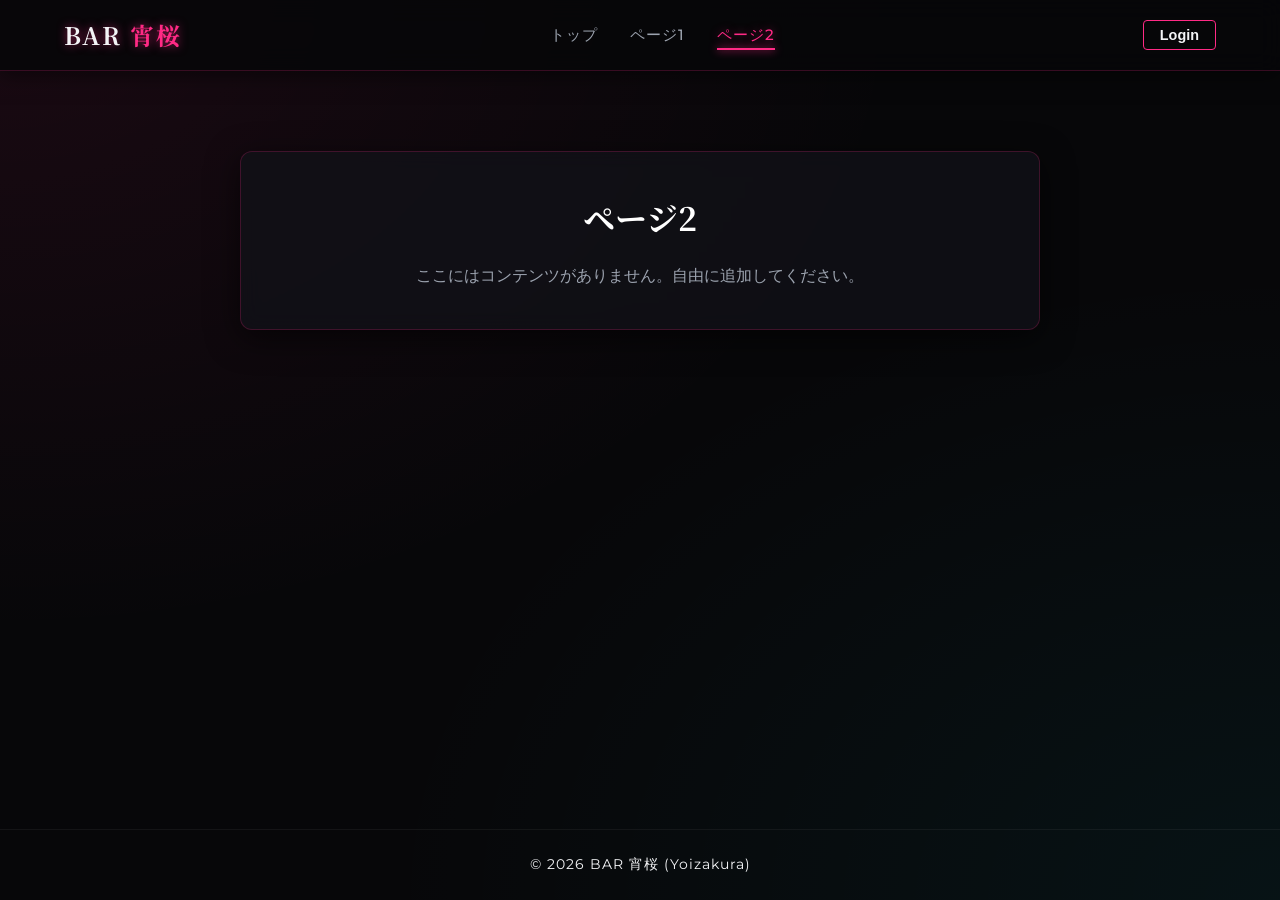
<file: page2/index.html>
<!DOCTYPE html>
<html lang="ja">
<head>
  <meta charset="UTF-8">
  <meta name="viewport" content="width=device-width, initial-scale=1.0">
  <!-- ページタイトルを変更してください（例：アクセス | カフェ名） -->
  <title>ページ2 | BAR 宵桜</title>
  <!-- 共通スタイル（ヘッダー・ナビ・フッター） -->
  <link rel="stylesheet" href="../css/common.css">
  <!-- このページ専用スタイル（style.css に自由に書いてください） -->
  <link rel="stylesheet" href="style.css">
</head>
<body>

  <!-- ===== ヘッダー（common.css で管理） ===== -->
  <header class="site-header">
    <nav class="site-nav">
      <a href="../index.html" class="nav-logo">BAR <span>宵桜</span></a>
      <ul class="nav-links">
        <li><a href="../index.html">トップ</a></li>
        <li><a href="../page1/index.html">ページ1</a></li>
        <li class="active"><a href="index.html">ページ2</a></li>
      </ul>
    </nav>
  </header>

  <!-- ===== メインコンテンツ ===== -->
  <main>
    <div class="glass-panel" style="max-width: 800px; margin: 40px auto; text-align: center; padding: 40px;">
      <h1 style="font-family: var(--font-serif); color: #fff; margin-bottom: 20px;">ページ2</h1>
      <p style="color: var(--color-text-muted);">ここにはコンテンツがありません。自由に追加してください。</p>
    </div>
  </main>

  <!-- ===== フッター（common.css で管理） ===== -->
  <footer class="site-footer">
    <p>&copy; 2026 BAR 宵桜 (Yoizakura)</p>
  </footer>

  <script src="../js/auth.js"></script>

</body>
</html>
</file>
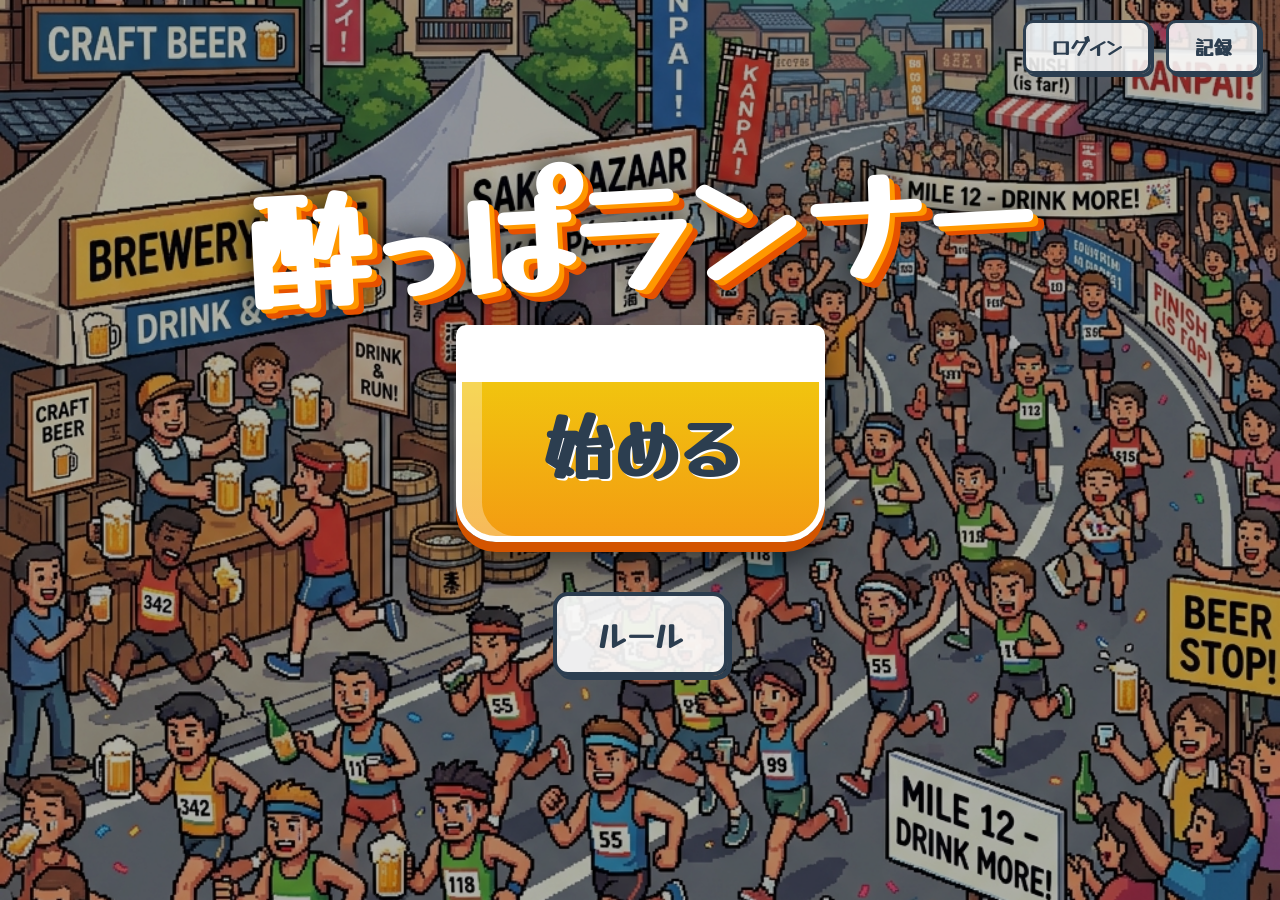
<file: game.html>
<!DOCTYPE html>
<html lang="ja">
<head>
    <meta charset="UTF-8">
    <meta name="viewport" content="width=device-width, initial-scale=1.0">
    <title>酔っぱランナー</title>
    <link rel="stylesheet" href="css/game.css">
</head>
<body>
    <div class="top-nav">
        <button class="nav-btn" onclick="location.href='login.html'">ログイン</button>
        <button class="nav-btn" onclick="location.href='records.html'">記録</button>
    </div>
    
    <div class="title-container">
        <h1 class="game-title">酔っぱランナー</h1>
    </div>
    
    <div class="main-content">
        <div class="buttons-container">
            <button class="start-btn"><span>始める</span></button>
            <button class="rule-btn">ルール</button>
        </div>
    </div>

    <!-- ルール説明モーダル -->
    <div class="rule-modal" id="ruleModal" style="display: none;">
        <div class="rule-content">
            <h2>ルール：前から迫ってくるお酒をよけながらできるだけ遠くまで走る！！</h2>
            <img src="images/rule.png" alt="ルールの説明イラスト">
            <button class="close-rule-btn">閉じる</button>
        </div>
    </div>

    <script>
        const ruleBtn = document.querySelector('.rule-btn');
        const ruleModal = document.getElementById('ruleModal');
        const closeRuleBtn = document.querySelector('.close-rule-btn');
        const startBtn = document.querySelector('.start-btn');

        ruleBtn.addEventListener('click', () => {
            ruleModal.style.display = 'flex';
        });

        closeRuleBtn.addEventListener('click', () => {
            ruleModal.style.display = 'none';
        });

        startBtn.addEventListener('click', () => {
            alert('ゲーム本編へ遷移します（他の方が作成中）');
        });
    </script>
</body>
</html>
</file>
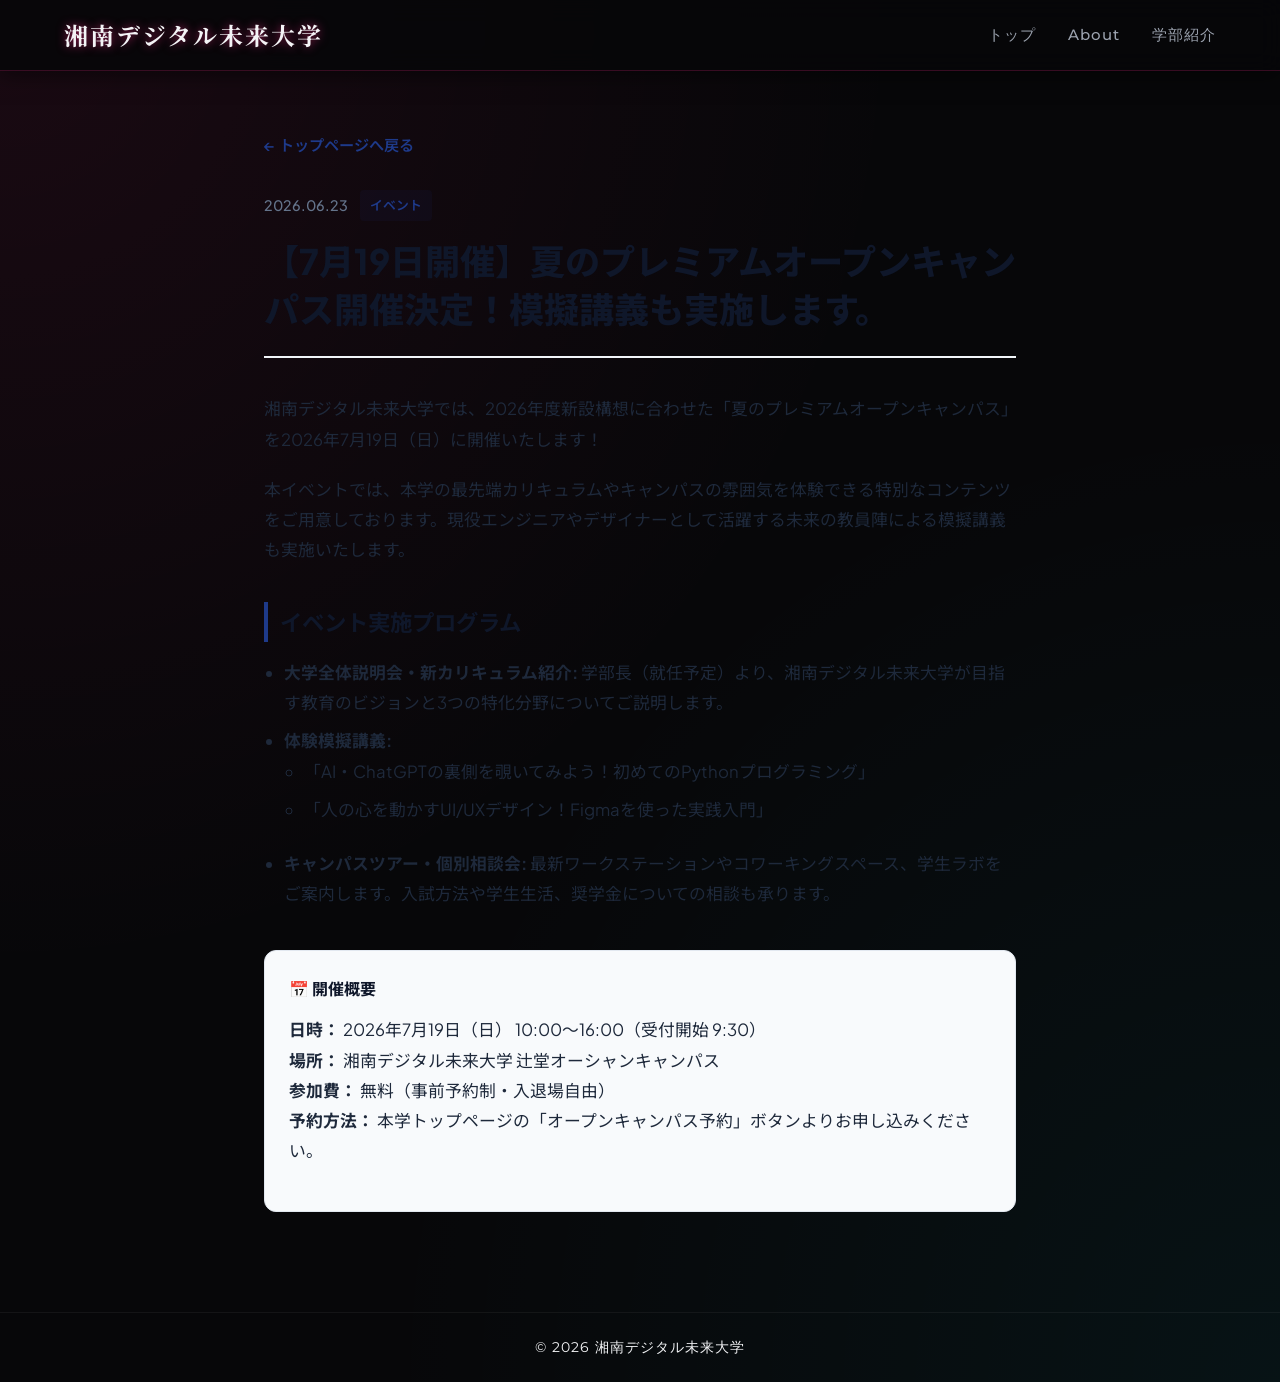
<file: news/news1.html>
<!DOCTYPE html>
<html lang="ja">
<head>
  <meta charset="UTF-8">
  <meta name="viewport" content="width=device-width, initial-scale=1.0">
  <title>【7月19日開催】夏のプレミアムオープンキャンパス開催決定！ | 湘南デジタル未来大学</title>
  <link rel="stylesheet" href="../css/common.css">
</head>
<body>

  <!-- ===== ヘッダー ===== -->
  <header class="site-header">
    <nav class="site-nav">
      <a href="../index.html" class="nav-logo">湘南デジタル未来大学</a>
      <ul class="nav-links">
        <li><a href="../index.html">トップ</a></li>
        <li><a href="../page1/index.html">About</a></li>
        <li><a href="../page2/index.html">学部紹介</a></li>
      </ul>
    </nav>
  </header>

  <!-- ===== メインコンテンツ ===== -->
  <main class="news-detail-wrapper">
    <style>
      @import url('https://fonts.googleapis.com/css2?family=Noto+Sans+JP:wght@300;400;500;700&family=Plus+Jakarta+Sans:wght@400;500;600;700;800&display=swap');
      
      .news-detail-wrapper {
        font-family: 'Plus Jakarta Sans', 'Noto Sans JP', sans-serif;
        max-width: 800px;
        margin: 0 auto;
        padding: 60px 24px 100px 24px;
        color: #1e293b;
        line-height: 1.8;
      }
      
      .news-back-link {
        display: inline-flex;
        align-items: center;
        gap: 6px;
        color: #1e3a8a;
        text-decoration: none;
        font-weight: 600;
        font-size: 0.95rem;
        margin-bottom: 32px;
        transition: all 0.2s ease;
      }
      
      .news-back-link:hover {
        transform: translateX(-4px);
        color: #2563eb;
      }
      
      .news-header {
        border-bottom: 2px solid #f1f5f9;
        padding-bottom: 24px;
        margin-bottom: 36px;
      }
      
      .news-meta {
        display: flex;
        align-items: center;
        gap: 12px;
        margin-bottom: 16px;
      }
      
      .news-date {
        font-size: 0.9rem;
        color: #64748b;
        font-weight: 500;
      }
      
      .news-tag {
        font-size: 0.8rem;
        padding: 4px 10px;
        border-radius: 4px;
        font-weight: 600;
      }
      
      .tag-event {
        background: rgba(30, 58, 138, 0.08);
        color: #1e3a8a;
      }
      
      .news-title {
        font-size: 2.2rem;
        font-weight: 800;
        line-height: 1.35;
        color: #0f172a;
      }
      
      .news-content h3 {
        font-size: 1.4rem;
        font-weight: 700;
        margin-top: 36px;
        margin-bottom: 16px;
        color: #0f172a;
        border-left: 4px solid #1e3a8a;
        padding-left: 12px;
      }
      
      .news-content p {
        margin-bottom: 20px;
        font-size: 1.05rem;
      }
      
      .news-content ul {
        margin-bottom: 24px;
        padding-left: 20px;
      }
      
      .news-content li {
        margin-bottom: 8px;
        font-size: 1.05rem;
      }
      
      .news-info-box {
        background-color: #f8fafc;
        border-radius: 12px;
        padding: 24px;
        border: 1px solid #e2e8f0;
        margin-top: 40px;
      }
      
      .news-info-title {
        font-weight: 700;
        margin-bottom: 12px;
        color: #0f172a;
      }
    </style>

    <a href="../index.html" class="news-back-link">← トップページへ戻る</a>

    <article>
      <header class="news-header">
        <div class="news-meta">
          <span class="news-date">2026.06.23</span>
          <span class="news-tag tag-event">イベント</span>
        </div>
        <h1 class="news-title">【7月19日開催】夏のプレミアムオープンキャンパス開催決定！模擬講義も実施します。</h1>
      </header>

      <div class="news-content">
        <p>湘南デジタル未来大学では、2026年度新設構想に合わせた「夏のプレミアムオープンキャンパス」を2026年7月19日（日）に開催いたします！</p>
        <p>本イベントでは、本学の最先端カリキュラムやキャンパスの雰囲気を体験できる特別なコンテンツをご用意しております。現役エンジニアやデザイナーとして活躍する未来の教員陣による模擬講義も実施いたします。</p>
        
        <h3>イベント実施プログラム</h3>
        <ul>
          <li><strong>大学全体説明会・新カリキュラム紹介:</strong> 学部長（就任予定）より、湘南デジタル未来大学が目指す教育のビジョンと3つの特化分野についてご説明します。</li>
          <li><strong>体験模擬講義:</strong>
            <ul>
              <li>「AI・ChatGPTの裏側を覗いてみよう！初めてのPythonプログラミング」</li>
              <li>「人の心を動かすUI/UXデザイン！Figmaを使った実践入門」</li>
            </ul>
          </li>
          <li><strong>キャンパスツアー・個別相談会:</strong> 最新ワークステーションやコワーキングスペース、学生ラボをご案内します。入試方法や学生生活、奨学金についての相談も承ります。</li>
        </ul>

        <div class="news-info-box">
          <div class="news-info-title">📅 開催概要</div>
          <p>
            <strong>日時：</strong> 2026年7月19日（日） 10:00〜16:00（受付開始 9:30）<br>
            <strong>場所：</strong> 湘南デジタル未来大学 辻堂オーシャンキャンパス<br>
            <strong>参加費：</strong> 無料（事前予約制・入退場自由）<br>
            <strong>予約方法：</strong> 本学トップページの「オープンキャンパス予約」ボタンよりお申し込みください。
          </p>
        </div>
      </div>
    </article>
  </main>

  <!-- ===== フッター ===== -->
  <footer class="site-footer">
    <p>&copy; 2026 湘南デジタル未来大学</p>
  </footer>

</body>
</html>
</file>
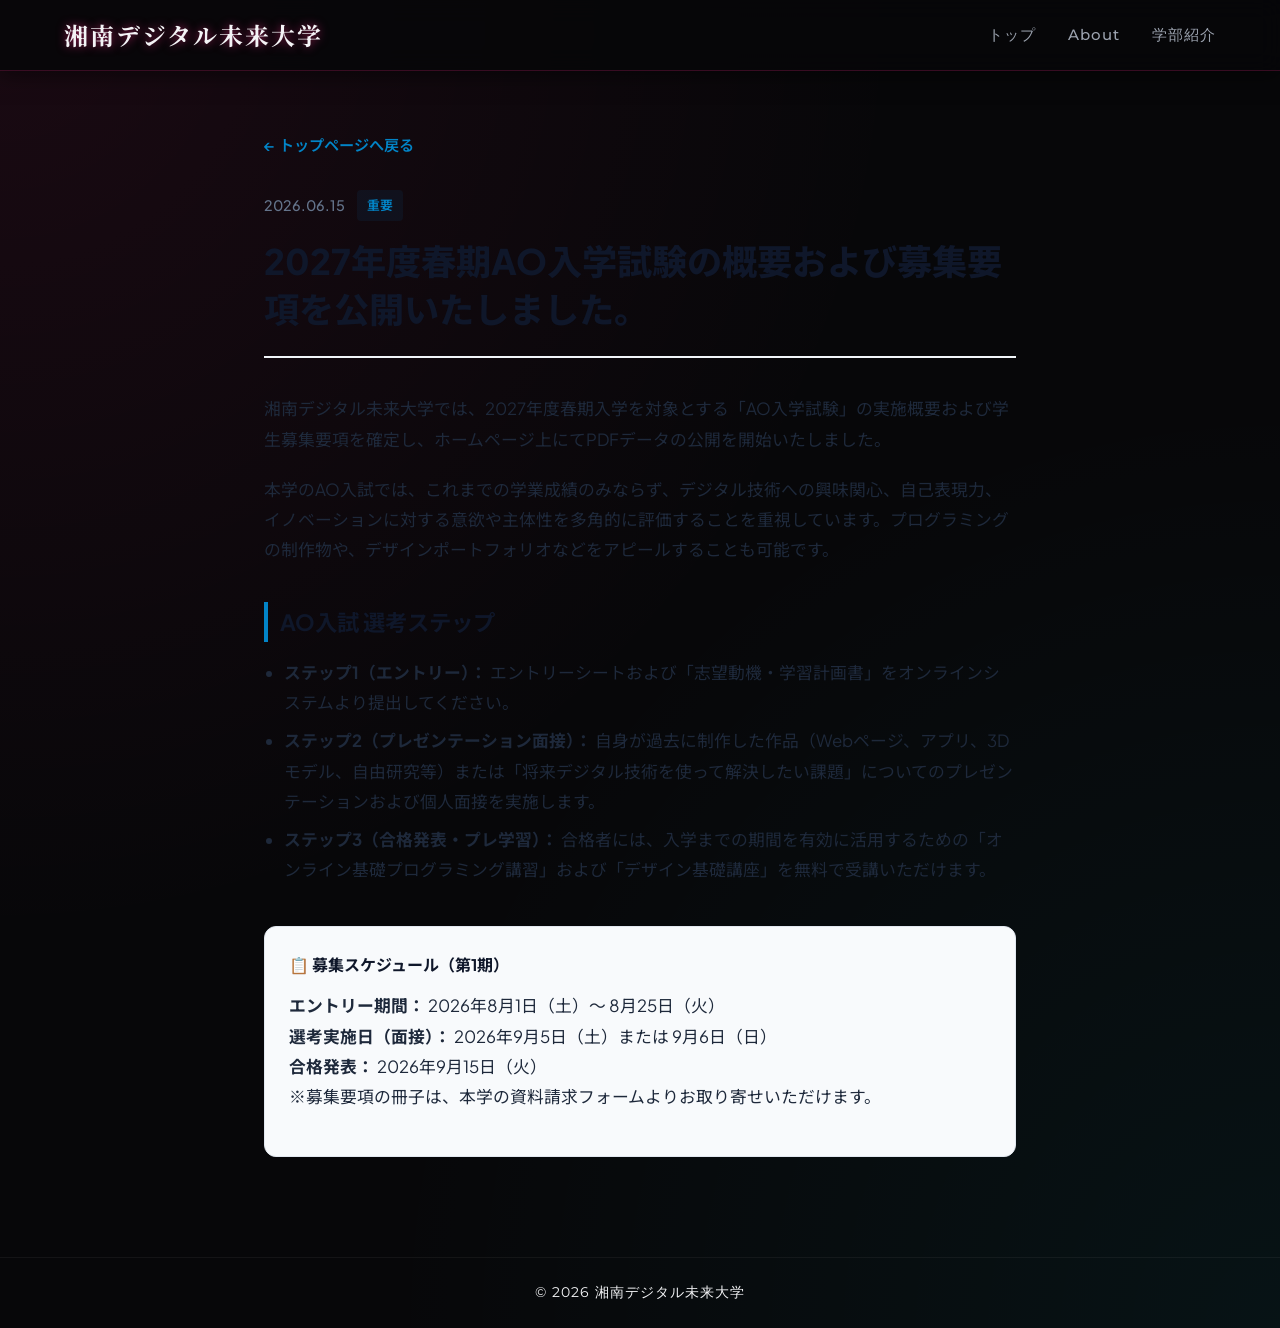
<file: news/news2.html>
<!DOCTYPE html>
<html lang="ja">
<head>
  <meta charset="UTF-8">
  <meta name="viewport" content="width=device-width, initial-scale=1.0">
  <title>2027年度春期AO入学試験の概要および募集要項公開 | 湘南デジタル未来大学</title>
  <link rel="stylesheet" href="../css/common.css">
</head>
<body>

  <!-- ===== ヘッダー ===== -->
  <header class="site-header">
    <nav class="site-nav">
      <a href="../index.html" class="nav-logo">湘南デジタル未来大学</a>
      <ul class="nav-links">
        <li><a href="../index.html">トップ</a></li>
        <li><a href="../page1/index.html">About</a></li>
        <li><a href="../page2/index.html">学部紹介</a></li>
      </ul>
    </nav>
  </header>

  <!-- ===== メインコンテンツ ===== -->
  <main class="news-detail-wrapper">
    <style>
      @import url('https://fonts.googleapis.com/css2?family=Noto+Sans+JP:wght@300;400;500;700&family=Plus+Jakarta+Sans:wght@400;500;600;700;800&display=swap');
      
      .news-detail-wrapper {
        font-family: 'Plus Jakarta Sans', 'Noto Sans JP', sans-serif;
        max-width: 800px;
        margin: 0 auto;
        padding: 60px 24px 100px 24px;
        color: #1e293b;
        line-height: 1.8;
      }
      
      .news-back-link {
        display: inline-flex;
        align-items: center;
        gap: 6px;
        color: #0284c7;
        text-decoration: none;
        font-weight: 600;
        font-size: 0.95rem;
        margin-bottom: 32px;
        transition: all 0.2s ease;
      }
      
      .news-back-link:hover {
        transform: translateX(-4px);
        color: #0369a1;
      }
      
      .news-header {
        border-bottom: 2px solid #f1f5f9;
        padding-bottom: 24px;
        margin-bottom: 36px;
      }
      
      .news-meta {
        display: flex;
        align-items: center;
        gap: 12px;
        margin-bottom: 16px;
      }
      
      .news-date {
        font-size: 0.9rem;
        color: #64748b;
        font-weight: 500;
      }
      
      .news-tag {
        font-size: 0.8rem;
        padding: 4px 10px;
        border-radius: 4px;
        font-weight: 600;
      }
      
      .tag-info {
        background: rgba(2, 132, 199, 0.08);
        color: #0284c7;
      }
      
      .news-title {
        font-size: 2.2rem;
        font-weight: 800;
        line-height: 1.35;
        color: #0f172a;
      }
      
      .news-content h3 {
        font-size: 1.4rem;
        font-weight: 700;
        margin-top: 36px;
        margin-bottom: 16px;
        color: #0f172a;
        border-left: 4px solid #0284c7;
        padding-left: 12px;
      }
      
      .news-content p {
        margin-bottom: 20px;
        font-size: 1.05rem;
      }
      
      .news-content ul {
        margin-bottom: 24px;
        padding-left: 20px;
      }
      
      .news-content li {
        margin-bottom: 8px;
        font-size: 1.05rem;
      }
      
      .news-info-box {
        background-color: #f8fafc;
        border-radius: 12px;
        padding: 24px;
        border: 1px solid #e2e8f0;
        margin-top: 40px;
      }
      
      .news-info-title {
        font-weight: 700;
        margin-bottom: 12px;
        color: #0f172a;
      }
    </style>

    <a href="../index.html" class="news-back-link">← トップページへ戻る</a>

    <article>
      <header class="news-header">
        <div class="news-meta">
          <span class="news-date">2026.06.15</span>
          <span class="news-tag tag-info">重要</span>
        </div>
        <h1 class="news-title">2027年度春期AO入学試験の概要および募集要項を公開いたしました。</h1>
      </header>

      <div class="news-content">
        <p>湘南デジタル未来大学では、2027年度春期入学を対象とする「AO入学試験」の実施概要および学生募集要項を確定し、ホームページ上にてPDFデータの公開を開始いたしました。</p>
        <p>本学のAO入試では、これまでの学業成績のみならず、デジタル技術への興味関心、自己表現力、イノベーションに対する意欲や主体性を多角的に評価することを重視しています。プログラミングの制作物や、デザインポートフォリオなどをアピールすることも可能です。</p>
        
        <h3>AO入試 選考ステップ</h3>
        <ul>
          <li><strong>ステップ1（エントリー）：</strong> エントリーシートおよび「志望動機・学習計画書」をオンラインシステムより提出してください。</li>
          <li><strong>ステップ2（プレゼンテーション面接）：</strong> 自身が過去に制作した作品（Webページ、アプリ、3Dモデル、自由研究等）または「将来デジタル技術を使って解決したい課題」についてのプレゼンテーションおよび個人面接を実施します。</li>
          <li><strong>ステップ3（合格発表・プレ学習）：</strong> 合格者には、入学までの期間を有効に活用するための「オンライン基礎プログラミング講習」および「デザイン基礎講座」を無料で受講いただけます。</li>
        </ul>

        <div class="news-info-box">
          <div class="news-info-title">📋 募集スケジュール（第1期）</div>
          <p>
            <strong>エントリー期間：</strong> 2026年8月1日（土）〜 8月25日（火）<br>
            <strong>選考実施日（面接）：</strong> 2026年9月5日（土）または 9月6日（日）<br>
            <strong>合格発表：</strong> 2026年9月15日（火）<br>
            ※募集要項の冊子は、本学の資料請求フォームよりお取り寄せいただけます。
          </p>
        </div>
      </div>
    </article>
  </main>

  <!-- ===== フッター ===== -->
  <footer class="site-footer">
    <p>&copy; 2026 湘南デジタル未来大学</p>
  </footer>

</body>
</html>
</file>
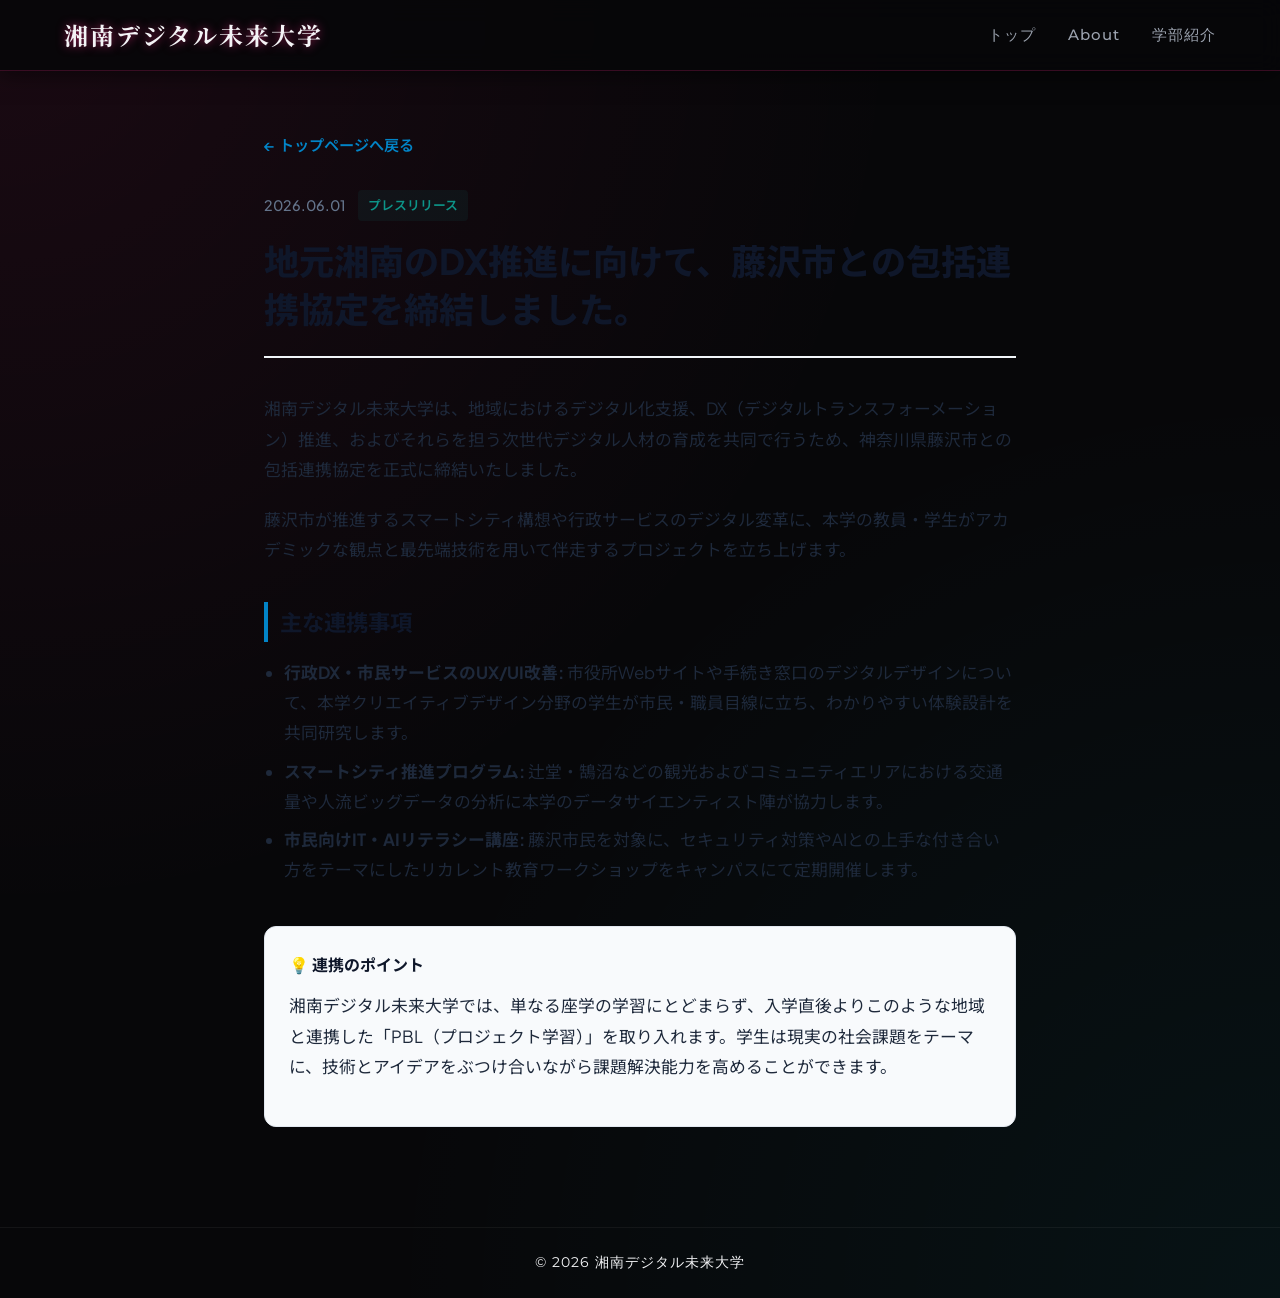
<file: news/news3.html>
<!DOCTYPE html>
<html lang="ja">
<head>
  <meta charset="UTF-8">
  <meta name="viewport" content="width=device-width, initial-scale=1.0">
  <title>地元湘南のDX推進に向けて、藤沢市との包括連携協定を締結 | 湘南デジタル未来大学</title>
  <link rel="stylesheet" href="../css/common.css">
</head>
<body>

  <!-- ===== ヘッダー ===== -->
  <header class="site-header">
    <nav class="site-nav">
      <a href="../index.html" class="nav-logo">湘南デジタル未来大学</a>
      <ul class="nav-links">
        <li><a href="../index.html">トップ</a></li>
        <li><a href="../page1/index.html">About</a></li>
        <li><a href="../page2/index.html">学部紹介</a></li>
      </ul>
    </nav>
  </header>

  <!-- ===== メインコンテンツ ===== -->
  <main class="news-detail-wrapper">
    <style>
      @import url('https://fonts.googleapis.com/css2?family=Noto+Sans+JP:wght@300;400;500;700&family=Plus+Jakarta+Sans:wght@400;500;600;700;800&display=swap');
      
      .news-detail-wrapper {
        font-family: 'Plus Jakarta Sans', 'Noto Sans JP', sans-serif;
        max-width: 800px;
        margin: 0 auto;
        padding: 60px 24px 100px 24px;
        color: #1e293b;
        line-height: 1.8;
      }
      
      .news-back-link {
        display: inline-flex;
        align-items: center;
        gap: 6px;
        color: #0284c7;
        text-decoration: none;
        font-weight: 600;
        font-size: 0.95rem;
        margin-bottom: 32px;
        transition: all 0.2s ease;
      }
      
      .news-back-link:hover {
        transform: translateX(-4px);
        color: #0369a1;
      }
      
      .news-header {
        border-bottom: 2px solid #f1f5f9;
        padding-bottom: 24px;
        margin-bottom: 36px;
      }
      
      .news-meta {
        display: flex;
        align-items: center;
        gap: 12px;
        margin-bottom: 16px;
      }
      
      .news-date {
        font-size: 0.9rem;
        color: #64748b;
        font-weight: 500;
      }
      
      .news-tag {
        font-size: 0.8rem;
        padding: 4px 10px;
        border-radius: 4px;
        font-weight: 600;
      }
      
      .tag-event {
        background: rgba(13, 148, 136, 0.08);
        color: #0d9488;
      }
      
      .news-title {
        font-size: 2.2rem;
        font-weight: 800;
        line-height: 1.35;
        color: #0f172a;
      }
      
      .news-content h3 {
        font-size: 1.4rem;
        font-weight: 700;
        margin-top: 36px;
        margin-bottom: 16px;
        color: #0f172a;
        border-left: 4px solid #0284c7;
        padding-left: 12px;
      }
      
      .news-content p {
        margin-bottom: 20px;
        font-size: 1.05rem;
      }
      
      .news-content ul {
        margin-bottom: 24px;
        padding-left: 20px;
      }
      
      .news-content li {
        margin-bottom: 8px;
        font-size: 1.05rem;
      }
      
      .news-info-box {
        background-color: #f8fafc;
        border-radius: 12px;
        padding: 24px;
        border: 1px solid #e2e8f0;
        margin-top: 40px;
      }
      
      .news-info-title {
        font-weight: 700;
        margin-bottom: 12px;
        color: #0f172a;
      }
    </style>

    <a href="../index.html" class="news-back-link">← トップページへ戻る</a>

    <article>
      <header class="news-header">
        <div class="news-meta">
          <span class="news-date">2026.06.01</span>
          <span class="news-tag tag-event">プレスリリース</span>
        </div>
        <h1 class="news-title">地元湘南のDX推進に向けて、藤沢市との包括連携協定を締結しました。</h1>
      </header>

      <div class="news-content">
        <p>湘南デジタル未来大学は、地域におけるデジタル化支援、DX（デジタルトランスフォーメーション）推進、およびそれらを担う次世代デジタル人材の育成を共同で行うため、神奈川県藤沢市との包括連携協定を正式に締結いたしました。</p>
        <p>藤沢市が推進するスマートシティ構想や行政サービスのデジタル変革に、本学の教員・学生がアカデミックな観点と最先端技術を用いて伴走するプロジェクトを立ち上げます。</p>
        
        <h3>主な連携事項</h3>
        <ul>
          <li><strong>行政DX・市民サービスのUX/UI改善:</strong> 市役所Webサイトや手続き窓口のデジタルデザインについて、本学クリエイティブデザイン分野の学生が市民・職員目線に立ち、わかりやすい体験設計を共同研究します。</li>
          <li><strong>スマートシティ推進プログラム:</strong> 辻堂・鵠沼などの観光およびコミュニティエリアにおける交通量や人流ビッグデータの分析に本学のデータサイエンティスト陣が協力します。</li>
          <li><strong>市民向けIT・AIリテラシー講座:</strong> 藤沢市民を対象に、セキュリティ対策やAIとの上手な付き合い方をテーマにしたリカレント教育ワークショップをキャンパスにて定期開催します。</li>
        </ul>

        <div class="news-info-box">
          <div class="news-info-title">💡 連携のポイント</div>
          <p>
            湘南デジタル未来大学では、単なる座学の学習にとどまらず、入学直後よりこのような地域と連携した「PBL（プロジェクト学習）」を取り入れます。学生は現実の社会課題をテーマに、技術とアイデアをぶつけ合いながら課題解決能力を高めることができます。
          </p>
        </div>
      </div>
    </article>
  </main>

  <!-- ===== フッター ===== -->
  <footer class="site-footer">
    <p>&copy; 2026 湘南デジタル未来大学</p>
  </footer>

</body>
</html>
</file>
<file: css/common.css>
/* ============================================================
   common.css — 全ページ共通スタイル（BAR 宵桜 サイバーネオンテーマ）
   ============================================================ */

@import url('https://fonts.googleapis.com/css2?family=Montserrat:wght@400;700&family=Noto+Serif+JP:wght@500;700&display=swap');

:root {
  --color-primary:     #ff2a85; /* 宵桜ネオンピンク */
  --color-accent:      #ffd700; /* ネオンゴールド */
  --color-secondary:   #00f0ff; /* ネオンシアン */
  --color-text:        #f3f4f6; /* 明るいテキスト */
  --color-text-muted:  #9ca3af; /* 薄いテキスト */
  --color-bg:          #070709; /* 漆黒背景 */
  --color-bg-panel:    rgba(18, 18, 24, 0.75); /* ガラスマフィズム用半透明パネル */
  --color-border:      rgba(255, 42, 133, 0.2); /* ピンクボーダー */
  --color-border-glow: rgba(255, 42, 133, 0.4);
  
  --font-sans: 'Montserrat', sans-serif;
  --font-serif: 'Noto Serif JP', serif;
}

/* ===== 最小リセット ===== */
*, *::before, *::after {
  box-sizing: border-box;
  margin: 0;
  padding: 0;
}

body {
  font-family: var(--font-sans);
  color: var(--color-text);
  background-color: var(--color-bg);
  background-image: 
    radial-gradient(at 0% 0%, rgba(255, 42, 133, 0.08) 0px, transparent 50%),
    radial-gradient(at 100% 100%, rgba(0, 240, 255, 0.05) 0px, transparent 50%);
  min-height: 100vh;
  display: flex;
  flex-direction: column;
  overflow-x: hidden;
  line-height: 1.6;
}

/* ===== スクロールバー ===== */
::-webkit-scrollbar {
  width: 8px;
}
::-webkit-scrollbar-track {
  background: #0d0d11;
}
::-webkit-scrollbar-thumb {
  background: var(--color-primary);
  border-radius: 4px;
}
::-webkit-scrollbar-thumb:hover {
  background: var(--color-accent);
}

/* ===== ヘッダー ===== */
.site-header {
  background-color: rgba(7, 7, 9, 0.85);
  backdrop-filter: blur(12px);
  -webkit-backdrop-filter: blur(12px);
  border-bottom: 1px solid var(--color-border);
  position: sticky;
  top: 0;
  z-index: 1000;
  box-shadow: 0 4px 20px rgba(0, 0, 0, 0.5);
}

.site-nav {
  max-width: 1200px;
  margin: 0 auto;
  height: 70px;
  display: flex;
  align-items: center;
  justify-content: space-between;
  padding: 0 24px;
}

.nav-logo {
  color: var(--color-text);
  font-family: var(--font-serif);
  text-decoration: none;
  font-weight: 700;
  font-size: 1.5rem;
  letter-spacing: 2px;
  display: flex;
  align-items: center;
  gap: 8px;
  text-shadow: 0 0 10px rgba(255, 42, 133, 0.6);
  transition: all 0.3s ease;
}

.nav-logo span {
  color: var(--color-primary);
}

.nav-logo:hover {
  text-shadow: 0 0 15px rgba(255, 42, 133, 0.9), 0 0 25px rgba(255, 42, 133, 0.4);
}

.nav-links {
  list-style: none;
  display: flex;
  align-items: center;
  gap: 32px;
}

.nav-links a {
  color: var(--color-text-muted);
  text-decoration: none;
  font-size: 0.95rem;
  font-weight: 500;
  letter-spacing: 1px;
  transition: all 0.3s ease;
  position: relative;
  padding: 6px 0;
}

.nav-links a::after {
  content: '';
  position: absolute;
  bottom: 0;
  left: 0;
  width: 0;
  height: 2px;
  background-color: var(--color-primary);
  box-shadow: 0 0 8px var(--color-primary);
  transition: width 0.3s ease;
}

.nav-links a:hover {
  color: var(--color-text);
}

.nav-links a:hover::after {
  width: 100%;
}

.nav-links li.active a {
  color: var(--color-primary);
  text-shadow: 0 0 8px rgba(255, 42, 133, 0.5);
}

.nav-links li.active a::after {
  width: 100%;
}

/* 認証セクション */
.nav-auth {
  display: flex;
  align-items: center;
  gap: 16px;
}

.user-display {
  font-size: 0.85rem;
  color: var(--color-accent);
  border: 1px solid rgba(255, 215, 0, 0.3);
  padding: 4px 10px;
  border-radius: 20px;
  background-color: rgba(255, 215, 0, 0.05);
  letter-spacing: 0.5px;
}

.btn-auth {
  background: transparent;
  color: var(--color-text);
  border: 1px solid var(--color-primary);
  padding: 6px 16px;
  border-radius: 4px;
  cursor: pointer;
  font-size: 0.9rem;
  font-weight: bold;
  transition: all 0.3s ease;
}

.btn-auth:hover {
  background-color: var(--color-primary);
  color: #fff;
  box-shadow: 0 0 15px var(--color-primary);
}

/* ===== レイアウト ===== */
main {
  flex: 1;
  max-width: 1200px;
  width: 100%;
  margin: 0 auto;
  padding: 40px 24px;
}

/* ===== フッター ===== */
.site-footer {
  background-color: var(--color-footer-bg);
  border-top: 1px solid rgba(255, 255, 255, 0.05);
  color: var(--color-footer-text);
  text-align: center;
  padding: 24px;
  font-size: 0.85rem;
  letter-spacing: 1px;
}

/* ===== 共通コンポーネント: ガラスマフィズムカード ===== */
.glass-panel {
  background-color: var(--color-bg-panel);
  border: 1px solid var(--color-border);
  border-radius: 12px;
  padding: 24px;
  backdrop-filter: blur(10px);
  -webkit-backdrop-filter: blur(10px);
  box-shadow: 0 8px 32px 0 rgba(0, 0, 0, 0.6);
  transition: border-color 0.3s ease, box-shadow 0.3s ease;
}

.glass-panel:hover {
  border-color: var(--color-border-glow);
  box-shadow: 0 8px 32px 0 rgba(255, 42, 133, 0.15);
}

/* ===== アラート/メッセージ ===== */
.alert {
  padding: 12px 16px;
  border-radius: 8px;
  margin-bottom: 20px;
  font-size: 0.9rem;
}
.alert-error {
  background-color: rgba(239, 68, 68, 0.15);
  border: 1px solid rgba(239, 68, 68, 0.3);
  color: #fca5a5;
}
.alert-success {
  background-color: rgba(16, 185, 129, 0.15);
  border: 1px solid rgba(16, 185, 129, 0.3);
  color: #a7f3d0;
}
</file>
<file: about/style.css>
/* ============================================================
   style.css — about ページ専用スタイル（大学サイト刷新版）
   ============================================================ */

@import url('https://fonts.googleapis.com/css2?family=Noto+Sans+JP:wght@300;400;500;700&family=Inter:wght@300;400;500;600;700&display=swap');

/* ===== カラーシステム ===== */
:root {
  --primary:      #003087;   /* 大学ブルー */
  --primary-mid:  #1a4ba0;
  --primary-light:#e8eef8;
  --accent:       #b8963e;   /* アカデミックゴールド */
  --accent-light: #f5edd8;
  --text-base:    #1a1a2e;
  --text-mid:     #4b5675;
  --text-sub:     #7a8099;
  --bg-white:     #ffffff;
  --bg-off:       #f7f8fc;
  --bg-light:     #eef1f8;
  --border:       #dde3ef;
  --radius-sm:    6px;
  --radius:       10px;
  --radius-lg:    16px;
  --ease:         cubic-bezier(0.22, 1, 0.36, 1);
}

/* ===== 基本設定 ===== */
body {
  font-family: 'Noto Sans JP', 'Inter', sans-serif;
  color: var(--text-base);
  background: var(--bg-white);
  -webkit-font-smoothing: antialiased;
}

/* ===== ページ内アンカーナビ ===== */
.page-anchors {
  position: sticky;
  top: 56px;
  z-index: 100;
  background: rgba(255,255,255,0.92);
  backdrop-filter: blur(12px);
  border-bottom: 1px solid var(--border);
}

.page-anchors-inner {
  max-width: 1080px;
  margin: 0 auto;
  display: flex;
  gap: 0;
  padding: 0 24px;
  overflow-x: auto;
  scrollbar-width: none;
}

.page-anchors-inner::-webkit-scrollbar { display: none; }

.page-anchors-inner a {
  display: block;
  padding: 14px 20px;
  font-size: 0.8rem;
  font-weight: 500;
  color: var(--text-mid);
  text-decoration: none;
  white-space: nowrap;
  border-bottom: 2px solid transparent;
  transition: color 0.2s, border-color 0.2s;
  letter-spacing: 0.04em;
}

.page-anchors-inner a:hover {
  color: var(--primary);
  border-bottom-color: var(--primary);
}

/* ===== ヒーロー ===== */
.about-hero {
  position: relative;
  height: 480px;
  display: flex;
  align-items: center;
  justify-content: center;
  background: var(--primary);
  overflow: hidden;
}

/* 斜めストライプ */
.about-hero::before {
  content: '';
  position: absolute;
  inset: 0;
  background:
    repeating-linear-gradient(
      -55deg,
      rgba(255,255,255,0.025) 0px,
      rgba(255,255,255,0.025) 1px,
      transparent 1px,
      transparent 40px
    );
}

/* 右下の幾何学アクセント */
.about-hero::after {
  content: '';
  position: absolute;
  right: -60px;
  bottom: -60px;
  width: 520px;
  height: 520px;
  border: 80px solid rgba(184,150,62,0.18);
  border-radius: 50%;
  pointer-events: none;
}

.hero-inner {
  position: relative;
  z-index: 1;
  display: flex;
  flex-direction: column;
  align-items: center;
  gap: 28px;
  padding: 0 24px;
  text-align: center;
}

.hero-crest {
  width: 110px;
  height: 110px;
  object-fit: contain;
  filter: drop-shadow(0 4px 16px rgba(0,0,0,0.35));
  opacity: 0;
  animation: heroFadeUp 0.8s 0.1s var(--ease) forwards;
}

.hero-title {
  font-size: clamp(1.8rem, 4vw, 2.8rem);
  font-weight: 700;
  color: #fff;
  line-height: 1.2;
  letter-spacing: 0.08em;
  opacity: 0;
  animation: heroFadeUp 0.8s 0.3s var(--ease) forwards;
}

.hero-label { display: none; }
.hero-sub   { display: none; }

.hero-scroll-indicator {
  position: absolute;
  bottom: 28px;
  left: 50%;
  transform: translateX(-50%);
  z-index: 1;
  display: flex;
  flex-direction: column;
  align-items: center;
  gap: 8px;
  color: rgba(255,255,255,0.4);
  font-size: 0.65rem;
  letter-spacing: 0.18em;
}

.hero-scroll-indicator span {
  display: block;
  width: 1px;
  height: 36px;
  background: linear-gradient(to bottom, rgba(255,255,255,0.5), transparent);
  animation: scrollLine 2s ease infinite;
}

@keyframes scrollLine {
  0%   { opacity: 0; transform: scaleY(0); transform-origin: top; }
  50%  { opacity: 1; transform: scaleY(1); transform-origin: top; }
  100% { opacity: 0; transform: scaleY(1); transform-origin: bottom; }
}

@keyframes heroFadeUp {
  from { opacity: 0; transform: translateY(16px); }
  to   { opacity: 1; transform: translateY(0); }
}


/* ===== セクション共通 ===== */
.about-section {
  padding: 96px 24px;
  background: var(--bg-white);
}

.about-section + .about-section {
  border-top: 1px solid var(--border);
}

.about-section--alt {
  background: var(--bg-off);
}

.section-inner {
  max-width: 1080px;
  margin: 0 auto;
}

/* セクションヘッダー */
.sec-head {
  display: flex;
  align-items: baseline;
  gap: 20px;
  margin-bottom: 56px;
}

.sec-num {
  font-size: 0.7rem;
  font-weight: 700;
  letter-spacing: 0.2em;
  color: var(--accent);
  padding-top: 2px;
}

.sec-title-group { flex: 1; }

.section-title {
  font-size: clamp(1.4rem, 2.5vw, 1.9rem);
  font-weight: 700;
  color: var(--primary);
  line-height: 1.2;
  letter-spacing: -0.01em;
  margin-bottom: 6px;
}

.sec-subtitle {
  font-size: 0.8rem;
  color: var(--text-sub);
  letter-spacing: 0.06em;
  font-weight: 400;
}

/* old section-label/title互換（既存HTML維持のため） */
.section-label { display: none; }

/* ===== ① 挨拶 ===== */

/* 学長カード（大） */
.message-card--president {
  display: grid;
  grid-template-columns: 220px 1fr;
  gap: 0;
  background: var(--bg-white);
  border: 1px solid var(--border);
  border-radius: var(--radius-lg);
  overflow: hidden;
  margin-bottom: 20px;
  transition: box-shadow 0.25s var(--ease);
}

.message-card--president:hover {
  box-shadow: 0 8px 32px rgba(0,48,135,0.08);
}

.message-card-photo-wrap {
  background: var(--bg-light);
  display: flex;
  flex-direction: column;
  align-items: center;
  justify-content: flex-end;
  padding: 0;
  position: relative;
}

.message-photo {
  width: 100%;
  height: 100%;
  object-fit: cover;
  object-position: center top;
  display: block;
}

.message-photo-caption {
  position: absolute;
  bottom: 0;
  left: 0;
  right: 0;
  background: rgba(0,48,135,0.82);
  padding: 10px 14px;
  display: flex;
  flex-direction: column;
  gap: 2px;
}

.message-name-role {
  font-size: 0.68rem;
  font-weight: 500;
  letter-spacing: 0.14em;
  color: rgba(255,255,255,0.72);
}

.message-name {
  font-size: 0.9rem;
  font-weight: 700;
  color: #fff;
  letter-spacing: 0.06em;
}

.message-card-body {
  padding: 36px 32px;
  display: flex;
  flex-direction: column;
  justify-content: center;
  position: relative;
}

.message-card-body::before {
  content: '';
  position: absolute;
  top: 0; left: 0; right: 0;
  height: 3px;
  background: linear-gradient(90deg, var(--primary), transparent);
}

/* 理事長カード（小） */
.message-card--chairman {
  background: var(--bg-off);
  border: 1px solid var(--border);
  border-radius: var(--radius-lg);
  padding: 24px 28px;
  margin-bottom: 32px;
  transition: box-shadow 0.25s var(--ease);
}

.message-card--chairman:hover {
  box-shadow: 0 4px 16px rgba(0,48,135,0.06);
}

.message-card-chairman-inner {
  display: flex;
  gap: 20px;
  align-items: flex-start;
}

.message-photo-sm {
  width: 72px;
  height: 88px;
  object-fit: cover;
  object-position: center top;
  border-radius: var(--radius-sm);
  flex-shrink: 0;
  border: 2px solid var(--border);
}

/* 共通 role */
.message-role {
  font-size: 0.72rem;
  font-weight: 700;
  letter-spacing: 0.14em;
  color: var(--primary);
  text-transform: uppercase;
  margin-bottom: 12px;
  display: flex;
  align-items: center;
  gap: 8px;
}

.message-role::before {
  content: '';
  display: block;
  width: 16px;
  height: 1px;
  background: var(--accent);
}

.message-role--sm {
  font-size: 0.7rem;
  color: var(--text-sub);
  letter-spacing: 0.08em;
}

.message-role--sm::before { background: var(--border); }

.message-quote {
  font-size: 1rem;
  font-weight: 700;
  color: var(--text-base);
  line-height: 1.65;
  margin-bottom: 16px;
  padding: 0;
  border: none;
}

.message-quote-sm {
  font-size: 0.88rem;
  font-weight: 700;
  color: var(--text-base);
  line-height: 1.6;
  margin-bottom: 10px;
}

.message-card--president p,
.message-card--chairman p {
  font-size: 0.87rem;
  color: var(--text-mid);
  line-height: 1.9;
  font-weight: 300;
  margin-top: 6px;
}

@media (max-width: 720px) {
  .message-card--president {
    grid-template-columns: 1fr;
  }
  .message-card-photo-wrap {
    height: 220px;
  }
  .message-photo {
    width: 100%;
    height: 100%;
  }
}


/* 存在意義ボックス */
.existence-box {
  background: var(--primary);
  border-radius: var(--radius-lg);
  padding: 48px 48px;
  display: grid;
  grid-template-columns: 1fr 1fr;
  gap: 40px;
  align-items: start;
}

@media (max-width: 720px) {
  .existence-box { grid-template-columns: 1fr; padding: 32px 24px; }
}

.existence-box h3 {
  grid-column: 1 / -1;
  font-size: 1.2rem;
  font-weight: 700;
  color: #fff;
  margin-bottom: -20px;
}

.existence-box p {
  font-size: 0.9rem;
  color: rgba(255,255,255,0.75);
  line-height: 1.9;
  font-weight: 300;
}

.role-list {
  list-style: none;
  display: flex;
  flex-direction: column;
  gap: 12px;
}

.role-list li {
  display: flex;
  align-items: center;
  gap: 12px;
  font-size: 0.88rem;
  color: rgba(255,255,255,0.9);
  font-weight: 400;
}

.role-list li::before {
  content: '';
  display: block;
  flex-shrink: 0;
  width: 6px;
  height: 6px;
  border-radius: 50%;
  background: var(--accent);
}

/* ===== ② 建学の精神 ===== */
.spirit-banner {
  background: var(--bg-light);
  border-radius: var(--radius-lg);
  padding: 40px 48px;
  margin-bottom: 48px;
  position: relative;
  overflow: hidden;
}

.spirit-banner::before {
  content: '';
  position: absolute;
  left: 0; top: 0; bottom: 0;
  width: 4px;
  background: var(--accent);
}

.spirit-text {
  font-size: clamp(1rem, 2vw, 1.3rem);
  font-weight: 700;
  color: var(--primary);
  line-height: 1.6;
  letter-spacing: 0.02em;
}

.philosophy-grid {
  display: grid;
  grid-template-columns: repeat(3, 1fr);
  gap: 20px;
}

@media (max-width: 760px) {
  .philosophy-grid { grid-template-columns: 1fr; }
}

.philosophy-card {
  background: var(--bg-white);
  border: 1px solid var(--border);
  border-radius: var(--radius-lg);
  padding: 32px 28px;
  transition: box-shadow 0.2s var(--ease);
}

.philosophy-card:hover {
  box-shadow: 0 6px 24px rgba(0,48,135,0.07);
}

.philosophy-icon {
  width: 44px;
  height: 44px;
  background: var(--primary-light);
  border-radius: var(--radius);
  display: flex;
  align-items: center;
  justify-content: center;
  font-size: 1.3rem;
  margin-bottom: 20px;
}

.philosophy-card h3 {
  font-size: 0.95rem;
  font-weight: 700;
  color: var(--primary);
  margin-bottom: 16px;
  letter-spacing: 0.03em;
}

.philosophy-card ul {
  list-style: none;
  display: flex;
  flex-direction: column;
  gap: 10px;
}

.philosophy-card li {
  font-size: 0.85rem;
  color: var(--text-mid);
  line-height: 1.6;
  padding-left: 14px;
  position: relative;
  font-weight: 400;
}

.philosophy-card li::before {
  content: '';
  position: absolute;
  left: 0;
  top: 9px;
  width: 5px;
  height: 1px;
  background: var(--accent);
}

/* ===== ③ 沿革 ===== */
.history-intro {
  margin-bottom: 48px;
}

.history-intro p {
  font-size: 0.95rem;
  color: var(--text-mid);
  line-height: 2;
  max-width: 760px;
  font-weight: 300;
}

.history-intro em {
  font-style: normal;
  color: var(--primary);
  font-weight: 700;
}

/* タイムライン — 横並び */
.timeline {
  position: relative;
  margin-bottom: 56px;
}

/* 横線 */
.timeline::before {
  content: '';
  position: absolute;
  top: 18px;
  left: 0;
  right: 0;
  height: 1px;
  background: var(--border);
}

.timeline {
  display: grid;
  grid-template-columns: repeat(8, 1fr);
  gap: 0;
  padding-top: 0;
}

@media (max-width: 900px) {
  .timeline {
    display: flex;
    flex-direction: column;
    border-left: 2px solid var(--border);
    padding-left: 24px;
    gap: 0;
  }
  .timeline::before { display: none; }
}

.timeline-item {
  display: flex;
  flex-direction: column;
  align-items: center;
  padding-top: 0;
  position: relative;
}

@media (max-width: 900px) {
  .timeline-item {
    flex-direction: row;
    align-items: flex-start;
    gap: 16px;
    padding: 16px 0;
  }
}

/* 縦タイムラインのドット */
@media (max-width: 900px) {
  .timeline-item::before {
    content: '';
    position: absolute;
    left: -32px;
    top: 22px;
    width: 10px;
    height: 10px;
    border-radius: 50%;
    background: var(--border);
    border: 2px solid var(--bg-white);
    box-shadow: 0 0 0 2px var(--border);
  }
  .timeline-item--highlight::before {
    background: var(--primary);
    box-shadow: 0 0 0 3px rgba(0,48,135,0.2);
  }
}

/* 横タイムラインのドット */
.timeline-dot {
  width: 10px;
  height: 10px;
  border-radius: 50%;
  background: var(--border);
  border: 2px solid var(--bg-white);
  box-shadow: 0 0 0 2px var(--border);
  flex-shrink: 0;
  margin-bottom: 14px;
  position: relative;
  z-index: 1;
}

.timeline-item--highlight .timeline-dot {
  background: var(--primary);
  box-shadow: 0 0 0 3px rgba(0,48,135,0.25);
  width: 14px;
  height: 14px;
}

@media (max-width: 900px) {
  .timeline-dot { display: none; }
}

.timeline-year {
  font-size: 0.88rem;
  font-weight: 700;
  color: var(--text-sub);
  margin-bottom: 8px;
  text-align: center;
}

.timeline-item--highlight .timeline-year {
  color: var(--primary);
}

.timeline-content {
  font-size: 0.78rem;
  color: var(--text-mid);
  text-align: center;
  line-height: 1.5;
  font-weight: 400;
  padding: 0 4px;
}

.timeline-item--highlight .timeline-content {
  color: var(--text-base);
  font-weight: 500;
}

@media (max-width: 900px) {
  .timeline-year { font-size: 1rem; min-width: 52px; margin-bottom: 0; text-align: left; }
  .timeline-content { text-align: left; font-size: 0.88rem; }
}

.development-grid {
  display: grid;
  grid-template-columns: 1fr 1fr;
  gap: 24px;
}

@media (max-width: 720px) {
  .development-grid { grid-template-columns: 1fr; }
}

.dev-card {
  background: var(--bg-light);
  border-radius: var(--radius-lg);
  padding: 28px 28px;
}

.dev-card h3 {
  font-size: 0.88rem;
  font-weight: 700;
  color: var(--primary);
  margin-bottom: 16px;
  letter-spacing: 0.04em;
  padding-bottom: 12px;
  border-bottom: 1px solid var(--border);
}

.dev-card ul {
  list-style: none;
  display: flex;
  flex-direction: column;
  gap: 10px;
}

.dev-card li {
  font-size: 0.86rem;
  color: var(--text-mid);
  display: flex;
  align-items: center;
  gap: 10px;
  line-height: 1.5;
  font-weight: 400;
}

.dev-card li:not(:has(.dev-phase))::before {
  content: '';
  display: block;
  flex-shrink: 0;
  width: 4px;
  height: 4px;
  border-radius: 50%;
  background: var(--accent);
}

.dev-phase {
  font-size: 0.7rem;
  font-weight: 700;
  color: var(--primary);
  background: var(--primary-light);
  padding: 2px 10px;
  border-radius: 100px;
  white-space: nowrap;
}

/* ===== ④ 特徴 ===== */
.identity-lead {
  font-size: 1rem;
  color: var(--text-mid);
  margin-bottom: 40px;
  font-weight: 400;
  line-height: 1.8;
}

.identity-grid {
  display: grid;
  grid-template-columns: 1fr 1fr 1.4fr;
  gap: 20px;
}

@media (max-width: 800px) {
  .identity-grid { grid-template-columns: 1fr; }
  .identity-card--wide { grid-column: unset; }
}

.identity-card {
  background: var(--bg-white);
  border: 1px solid var(--border);
  border-radius: var(--radius-lg);
  padding: 28px 24px;
  transition: box-shadow 0.2s var(--ease);
}

.identity-card:hover {
  box-shadow: 0 6px 24px rgba(0,48,135,0.07);
}

.identity-card h3 {
  font-size: 0.85rem;
  font-weight: 700;
  color: var(--primary);
  margin-bottom: 16px;
  padding-bottom: 12px;
  border-bottom: 1px solid var(--border);
  letter-spacing: 0.04em;
}

.identity-card .mt { margin-top: 24px; }

.identity-card ul {
  list-style: none;
  display: flex;
  flex-direction: column;
  gap: 10px;
}

.identity-card li {
  font-size: 0.85rem;
  color: var(--text-mid);
  padding-left: 14px;
  position: relative;
  line-height: 1.55;
  font-weight: 400;
}

.identity-card li::before {
  content: '';
  position: absolute;
  left: 0; top: 9px;
  width: 5px; height: 1px;
  background: var(--primary);
}

.identity-card p {
  font-size: 0.85rem;
  color: var(--text-mid);
  line-height: 1.9;
  font-weight: 300;
}

/* ===== ⑤ シンボル ===== */
.symbol-grid {
  display: grid;
  grid-template-columns: repeat(3, 1fr);
  gap: 24px;
}

@media (max-width: 760px) {
  .symbol-grid { grid-template-columns: 1fr; }
}

.symbol-card {
  background: var(--bg-white);
  border: 1px solid var(--border);
  border-radius: var(--radius-lg);
  padding: 36px 28px;
  display: flex;
  flex-direction: column;
  gap: 16px;
  transition: box-shadow 0.2s var(--ease), transform 0.2s var(--ease);
}

.symbol-card:hover {
  box-shadow: 0 8px 32px rgba(0,48,135,0.08);
  transform: translateY(-4px);
}

.symbol-logo-mark {
  width: 100px;
  height: 100px;
  margin: 0 auto;
  padding: 16px;
  background: var(--bg-light);
  border-radius: 50%;
}

.symbol-logo-mark svg { width: 100%; height: 100%; }

.symbol-card h3 {
  font-size: 0.88rem;
  font-weight: 700;
  color: var(--primary);
  letter-spacing: 0.04em;
  text-align: center;
}

.symbol-card p {
  font-size: 0.83rem;
  color: var(--text-mid);
  line-height: 1.8;
  font-weight: 300;
  text-align: center;
}

.symbol-card em {
  font-style: normal;
  color: var(--primary);
  font-weight: 700;
}

.color-swatches {
  display: flex;
  gap: 12px;
  justify-content: center;
}

.swatch {
  flex: 1;
  max-width: 110px;
  height: 80px;
  border-radius: var(--radius);
  display: flex;
  flex-direction: column;
  align-items: center;
  justify-content: flex-end;
  padding-bottom: 10px;
  gap: 2px;
}

.swatch span  { font-size: 0.65rem; font-weight: 700; color: #fff; letter-spacing: 0.04em; }
.swatch small { font-size: 0.6rem; color: rgba(255,255,255,0.72); }

.swatch--navy   { background: linear-gradient(160deg, #003087, #1a4ba0); }
.swatch--silver { background: linear-gradient(160deg, #8a9ab5, #b2bece); }

.slogan-display {
  font-size: 1.2rem;
  font-weight: 700;
  color: var(--primary);
  line-height: 1.75;
  text-align: center;
  padding: 24px 12px;
  background: var(--bg-light);
  border-radius: var(--radius);
  letter-spacing: 0.04em;
}

/* ===== ⑥ 基本情報 ===== */
.info-table {
  border: 1px solid var(--border);
  border-radius: var(--radius-lg);
  overflow: hidden;
}

.info-row {
  display: grid;
  grid-template-columns: 180px 1fr;
  border-bottom: 1px solid var(--border);
  transition: background 0.15s;
}

.info-row:last-child { border-bottom: none; }
.info-row:hover { background: var(--bg-off); }

.info-row dt {
  padding: 18px 24px;
  font-size: 0.82rem;
  font-weight: 700;
  color: var(--primary);
  background: var(--bg-light);
  border-right: 1px solid var(--border);
  display: flex;
  align-items: center;
  letter-spacing: 0.04em;
}

.info-row dd {
  padding: 18px 24px;
  font-size: 0.92rem;
  color: var(--text-mid);
  display: flex;
  align-items: center;
  font-weight: 400;
  line-height: 1.6;
}

@media (max-width: 600px) {
  .info-row { grid-template-columns: 1fr; }
  .info-row dt { border-right: none; border-bottom: 1px solid var(--border); }
}

/* ===== レスポンシブ補完 ===== */
@media (max-width: 640px) {
  .about-hero { height: 420px; }
  .hero-inner { padding: 0 24px 56px; }
  .about-section { padding: 64px 20px; }
  .existence-box { padding: 28px 20px; }
  .spirit-banner { padding: 28px 24px; }
}
</file>
<file: page2/style.css>
/* ============================================================
   style.css — page2 専用スタイル
   このファイルに自分のスタイルを自由に書いてください。
   common.css のスタイルをここで上書きすることもできます。

   【注意】他のページには影響しないので、遠慮なく書いてOKです。
   ============================================================ */

/* ===== ログインページ専用スタイル ===== */

.login-main {
  position: relative;
  min-height: calc(100vh - 56px - 60px); /* ビューポート高さからヘッダーとフッターを引いた高さ */
  background: linear-gradient(135deg, #0d0d0d 0%, #161616 100%);
  display: flex;
  align-items: center;
  justify-content: center;
  overflow: hidden;
  font-family: 'Outfit', sans-serif;
}

/* 背景の光るオーブ（装飾） */
.background-glows {
  position: absolute;
  top: 0;
  left: 0;
  width: 100%;
  height: 100%;
  overflow: hidden;
  pointer-events: none;
  z-index: 1;
}

.glow-orb {
  position: absolute;
  border-radius: 50%;
  filter: blur(120px);
  opacity: 0.12;
}

.orb-1 {
  width: 350px;
  height: 350px;
  background: var(--color-primary); /* ゴールド */
  top: 15%;
  left: 10%;
  animation: float-orb-1 25s infinite alternate ease-in-out;
}

.orb-2 {
  width: 300px;
  height: 300px;
  background: #ffffff;
  bottom: 20%;
  right: 15%;
  animation: float-orb-2 20s infinite alternate ease-in-out;
}

@keyframes float-orb-1 {
  0% { transform: translate(0, 0) scale(1); }
  100% { transform: translate(60px, 40px) scale(1.15); }
}

@keyframes float-orb-2 {
  0% { transform: translate(0, 0) scale(1); }
  100% { transform: translate(-50px, -60px) scale(0.9); }
}

/* ログインカードラッパー */
.login-card-wrapper {
  position: relative;
  z-index: 2;
  width: 100%;
  max-width: 560px;
  padding: 24px;
}

/* ガラスモフィズムカード */
.login-card {
  background: rgba(26, 26, 26, 0.65);
  backdrop-filter: blur(20px);
  -webkit-backdrop-filter: blur(20px);
  border: 1px solid rgba(255, 255, 255, 0.08);
  border-radius: 24px;
  padding: 48px 40px;
  box-shadow: 0 24px 64px rgba(0, 0, 0, 0.5);
  transition: transform 0.4s cubic-bezier(0.165, 0.84, 0.44, 1), 
              box-shadow 0.4s cubic-bezier(0.165, 0.84, 0.44, 1),
              border-color 0.4s ease;
}

.login-card:hover {
  transform: translateY(-4px);
  box-shadow: 0 32px 80px rgba(0, 0, 0, 0.6);
  border-color: rgba(255, 255, 255, 0.12);
}

/* カードヘッダー */
.card-header {
  text-align: center;
  margin-bottom: 36px;
}

.card-header h1 {
  color: #ffffff;
  font-size: 2.2rem;
  font-weight: 700;
  margin-bottom: 10px;
  letter-spacing: -0.5px;
}

.card-header p {
  color: #8e8e93;
  font-size: 0.95rem;
  line-height: 1.5;
}

/* フォームと入力グループ */
.login-form {
  display: flex;
  flex-direction: column;
}

.input-group {
  position: relative;
  margin-bottom: 24px;
}

.input-field {
  width: 100%;
  padding: 18px 16px 10px;
  background: rgba(255, 255, 255, 0.03);
  border: 1px solid rgba(255, 255, 255, 0.1);
  border-radius: 14px;
  color: #ffffff;
  font-size: 1rem;
  font-family: inherit;
  transition: border-color 0.25s ease, 
              box-shadow 0.25s ease, 
              background-color 0.25s ease;
  outline: none;
}

.input-field:focus {
  border-color: var(--color-primary);
  box-shadow: 0 0 0 4px rgba(245, 197, 24, 0.18);
  background: rgba(255, 255, 255, 0.06);
}

/* エラー時の入力境界線 */
.input-field.error-border {
  border-color: #ff453a !important;
  box-shadow: 0 0 0 4px rgba(255, 69, 58, 0.18) !important;
}

/* フローティングラベル */
.input-label {
  position: absolute;
  left: 16px;
  top: 50%;
  transform: translateY(-50%);
  color: #8e8e93;
  font-size: 1rem;
  transition: all 0.25s cubic-bezier(0.25, 0.8, 0.25, 1);
  pointer-events: none;
  transform-origin: left top;
}

/* フォーカス時、または値が入っている時にラベルを上部へ移動 */
.input-field:focus ~ .input-label,
.input-field:not(:placeholder-shown) ~ .input-label {
  top: 8px;
  transform: translateY(0) scale(0.75);
  color: var(--color-primary);
}

/* エラー時のラベル色 */
.input-field.error-border ~ .input-label {
  color: #ff453a;
}

/* パスワードラッパーとトグル */
.password-wrapper {
  position: relative;
}

.password-wrapper .input-field {
  padding-right: 50px; /* 目玉アイコン用の余白 */
}

.password-toggle {
  position: absolute;
  right: 14px;
  top: 50%;
  transform: translateY(-50%);
  background: none;
  border: none;
  color: #8e8e93;
  cursor: pointer;
  display: flex;
  align-items: center;
  justify-content: center;
  padding: 6px;
  border-radius: 50%;
  transition: color 0.2s ease, background-color 0.2s ease;
  z-index: 3;
}

.password-toggle:hover {
  color: #ffffff;
  background-color: rgba(255, 255, 255, 0.05);
}

.password-toggle svg {
  width: 20px;
  height: 20px;
}

.password-toggle .hidden {
  display: none;
}

/* エラーメッセージ */
.error-msg {
  color: #ff453a;
  font-size: 0.8rem;
  margin-top: 6px;
  display: block;
  min-height: 18px;
  opacity: 0;
  transform: translateY(-4px);
  transition: opacity 0.25s ease, transform 0.25s ease;
}

.error-msg.visible {
  opacity: 1;
  transform: translateY(0);
}

/* チェックボックスとパスワードを忘れた場合のリンク */
.form-actions-row {
  display: flex;
  justify-content: space-between;
  align-items: center;
  margin-bottom: 28px;
  font-size: 0.9rem;
}

/* カスタムチェックボックス */
.checkbox-container {
  display: flex;
  align-items: center;
  gap: 10px;
  color: #aeaeb2;
  cursor: pointer;
  user-select: none;
}

.checkbox-container input {
  display: none;
}

.checkbox-checkmark {
  width: 20px;
  height: 20px;
  border: 1.5px solid rgba(255, 255, 255, 0.2);
  border-radius: 6px;
  background: rgba(255, 255, 255, 0.03);
  display: inline-block;
  position: relative;
  transition: border-color 0.2s, background-color 0.2s;
}

.checkbox-container:hover input ~ .checkbox-checkmark {
  border-color: var(--color-primary);
}

.checkbox-container input:checked ~ .checkbox-checkmark {
  background: var(--color-primary);
  border-color: var(--color-primary);
}

.checkbox-container input:checked ~ .checkbox-checkmark::after {
  content: "";
  position: absolute;
  left: 6px;
  top: 3px;
  width: 5px;
  height: 9px;
  border: solid #121212;
  border-width: 0 2px 2px 0;
  transform: rotate(45deg);
}

.checkbox-text {
  transition: color 0.2s;
}

.checkbox-container:hover .checkbox-text {
  color: #ffffff;
}

.forgot-password-link {
  color: var(--color-primary);
  text-decoration: none;
  font-weight: 500;
  transition: opacity 0.2s;
}

.forgot-password-link:hover {
  opacity: 0.85;
  text-decoration: underline;
}

/* 送信ボタン */
.submit-btn {
  width: 100%;
  padding: 16px;
  background: var(--color-primary);
  color: #121212;
  border: none;
  border-radius: 14px;
  font-size: 1.05rem;
  font-weight: 600;
  cursor: pointer;
  transition: transform 0.2s ease, 
              box-shadow 0.2s ease, 
              background-color 0.2s ease,
              opacity 0.2s ease;
  display: flex;
  justify-content: center;
  align-items: center;
  position: relative;
  outline: none;
  box-shadow: 0 4px 12px rgba(245, 197, 24, 0.15);
}

.submit-btn:hover {
  background: #e0b310;
  box-shadow: 0 8px 24px rgba(245, 197, 24, 0.28);
  transform: translateY(-1px);
}

.submit-btn:active {
  transform: translateY(1px);
  box-shadow: 0 2px 6px rgba(245, 197, 24, 0.1);
}

.submit-btn:disabled {
  opacity: 0.7;
  cursor: not-allowed;
  transform: none;
  box-shadow: none;
}

.btn-spinner {
  width: 20px;
  height: 20px;
  border: 3px solid rgba(18, 18, 18, 0.2);
  border-top-color: #121212;
  border-radius: 50%;
  position: absolute;
  animation: spin 0.8s linear infinite;
}

.btn-spinner.hidden {
  display: none;
}

@keyframes spin {
  to { transform: rotate(360deg); }
}

/* カードフッター */
.card-footer {
  margin-top: 36px;
  text-align: center;
  color: #8e8e93;
  font-size: 0.9rem;
}

.signup-link {
  color: var(--color-primary);
  text-decoration: none;
  font-weight: 600;
  transition: opacity 0.2s;
  margin-left: 4px;
}

.signup-link:hover {
  opacity: 0.85;
  text-decoration: underline;
}

/* エラー時のフォーム全体の揺れアニメーション */
@keyframes shake {
  0%, 100% { transform: translateX(0); }
  20%, 60% { transform: translateX(-6px); }
  40%, 80% { transform: translateX(6px); }
}

.shake {
  animation: shake 0.4s ease;
}

/* オートフィル（自動入力）時のブラウザ標準の黄色い背景を上書き */
.input-field:-webkit-autofill,
.input-field:-webkit-autofill:hover, 
.input-field:-webkit-autofill:focus {
  -webkit-text-fill-color: #ffffff;
  -webkit-box-shadow: 0 0 0px 1000px #1a1a1a inset;
  transition: background-color 5000s ease-in-out 0s;
}

/* レスポンシブ対応 */
@media (max-width: 480px) {
  .login-card {
    padding: 36px 24px;
    border-radius: 20px;
  }
  
  .card-header h1 {
    font-size: 1.8rem;
  }
  
  .social-buttons {
    flex-direction: column;
    gap: 12px;
  }
}
</file>
<file: css/game.css>
@import url('https://fonts.googleapis.com/css2?family=Yusei+Magic&display=swap');

* {
    box-sizing: border-box;
    margin: 0;
    padding: 0;
}

body, html {
    width: 100%;
    height: 100%;
    overflow: hidden;
    font-family: 'Yusei Magic', sans-serif;
    background: url('../images/bg.png') no-repeat center center/cover;
}

.top-nav {
    position: absolute;
    top: 20px;
    right: 20px;
    display: flex;
    gap: 15px;
    z-index: 10;
}

.nav-btn {
    background: rgba(255, 255, 255, 0.85);
    border: 3px solid #2c3e50;
    border-radius: 10px;
    padding: 10px 25px;
    font-size: 1.2rem;
    font-weight: bold;
    color: #2c3e50;
    font-family: inherit;
    cursor: pointer;
    box-shadow: 3px 3px 0 #2c3e50;
    transition: all 0.1s;
}

.nav-btn:hover {
    background: #f1c40f;
    transform: translate(-2px, -2px);
    box-shadow: 5px 5px 0 #2c3e50;
}

.nav-btn:active {
    transform: translate(2px, 2px);
    box-shadow: 0 0 0 #2c3e50;
}

.main-content {
    display: flex;
    justify-content: center;
    align-items: center;
    width: 100%;
    height: 100%;
    background-color: rgba(0, 0, 0, 0.3);
}

.buttons-container {
    display: flex;
    flex-direction: column;
    align-items: center;
    gap: 30px;
}

.title-container {
    position: absolute;
    top: 15%;
    width: 100%;
    text-align: center;
    z-index: 5;
    pointer-events: none;
}

.game-title {
    font-size: 8rem;
    color: #fff;
    text-shadow: 5px 5px 0 #ff9800, 10px 10px 0 #e65100, 0 0 30px rgba(0,0,0,0.8);
    transform: rotate(-3deg);
    animation: title-wobble 2s infinite alternate ease-in-out;
}

@keyframes title-wobble {
    0% { transform: rotate(-3deg) scale(1); }
    100% { transform: rotate(3deg) scale(1.05); }
}

.start-btn {
    background: linear-gradient(to bottom, #fff 0%, #fff 25%, #f1c40f 25%, #f39c12 100%);
    color: #2c3e50;
    border: 6px solid #fff;
    border-radius: 10px 10px 40px 40px;
    padding: 60px 80px 40px;
    font-size: 4.5rem;
    font-weight: bold;
    font-family: inherit;
    cursor: pointer;
    text-shadow: 2px 2px 0 #fff;
    box-shadow: 0 10px 0 #d35400, 0 20px 30px rgba(0,0,0,0.5), inset 20px 0 0 rgba(255,255,255,0.3);
    transition: all 0.2s cubic-bezier(0.175, 0.885, 0.32, 1.275);
    animation: sway 3s infinite ease-in-out;
    position: relative;
    margin-top: 100px;
}

.start-btn::after {
    content: '';
    position: absolute;
    top: 20%;
    right: -40px;
    width: 50px;
    height: 60%;
    border: 15px solid #f1c40f;
    border-left: none;
    border-radius: 0 40px 40px 0;
    z-index: -1;
}

.start-btn:hover {
    transform: scale(1.1) rotate(5deg);
    background: linear-gradient(to bottom, #fff 0%, #fff 20%, #f1c40f 20%, #e67e22 100%);
}

.start-btn:active {
    transform: translateY(10px) scale(0.95);
    box-shadow: 0 0 0 #d35400, 0 5px 10px rgba(0,0,0,0.5), inset 20px 0 0 rgba(255,255,255,0.3);
}

@keyframes sway {
    0%, 100% { transform: rotate(-3deg); }
    50% { transform: rotate(3deg); }
}

.start-btn span {
    position: relative;
    z-index: 5;
}

.start-btn::before {
    content: '';
    position: absolute;
    top: -10px;
    left: 10%;
    width: 80%;
    height: 40px;
    background: #fff;
    border-radius: 50px;
    box-shadow: 
        -30px 10px 0 5px #fff,
        30px 5px 0 10px #fff,
        -15px -20px 0 15px #fff,
        15px -25px 0 20px #fff,
        0 -35px 0 25px #fff;
    z-index: 2;
    transform: scale(0);
    transform-origin: bottom center;
    transition: transform 0.4s cubic-bezier(0.175, 0.885, 0.32, 1.275);
    pointer-events: none;
}

.start-btn:hover::before {
    transform: scale(1);
    animation: froth-wobble 2s infinite ease-in-out 0.4s;
}

@keyframes froth-wobble {
    0%, 100% { transform: scale(1); }
    50% { transform: scale(1.05) translateY(-5px); }
}

/* Rule Modal */
.rule-modal {
    position: fixed;
    top: 0;
    left: 0;
    width: 100%;
    height: 100%;
    background: rgba(0, 0, 0, 0.8);
    display: flex;
    justify-content: center;
    align-items: center;
    z-index: 50;
    animation: fadeIn 0.3s ease;
}

.rule-content {
    background: #fff;
    padding: 40px;
    border-radius: 20px;
    text-align: center;
    max-width: 800px;
    border: 8px solid #f1c40f;
    box-shadow: 0 15px 30px rgba(0,0,0,0.5);
    animation: popIn 0.5s cubic-bezier(0.175, 0.885, 0.32, 1.275);
}

.rule-content h2 {
    font-size: 2.5rem;
    color: #2c3e50;
    margin-bottom: 30px;
    line-height: 1.4;
}

.rule-content img {
    max-width: 100%;
    max-height: 400px;
    height: auto;
    border-radius: 10px;
    margin-bottom: 30px;
    border: 4px solid #bdc3c7;
}

.close-rule-btn {
    background: linear-gradient(135deg, #e74c3c, #c0392b);
    color: white;
    border: none;
    border-radius: 10px;
    padding: 15px 40px;
    font-size: 2rem;
    font-weight: bold;
    font-family: inherit;
    cursor: pointer;
    box-shadow: 0 5px 0 #922b21, 0 10px 15px rgba(0,0,0,0.3);
    transition: all 0.2s;
}

.close-rule-btn:hover {
    transform: translateY(-3px);
    box-shadow: 0 8px 0 #922b21, 0 15px 20px rgba(0,0,0,0.3);
}

.close-rule-btn:active {
    transform: translateY(5px);
    box-shadow: 0 0 0 #922b21, 0 5px 10px rgba(0,0,0,0.3);
}

.rule-btn {
    background: rgba(255, 255, 255, 0.9);
    color: #2c3e50;
    border: 4px solid #2c3e50;
    border-radius: 15px;
    padding: 15px 40px;
    font-size: 2rem;
    font-weight: bold;
    font-family: inherit;
    cursor: pointer;
    box-shadow: 4px 4px 0 #2c3e50;
    transition: all 0.1s;
    margin-top: 20px;
}

.rule-btn:hover {
    background: #3498db;
    color: white;
    transform: translate(-2px, -2px);
    box-shadow: 6px 6px 0 #2c3e50;
}

.rule-btn:active {
    transform: translate(2px, 2px);
    box-shadow: 0 0 0 #2c3e50;
}

@keyframes fadeIn {
    from { opacity: 0; }
    to { opacity: 1; }
}
</file>
